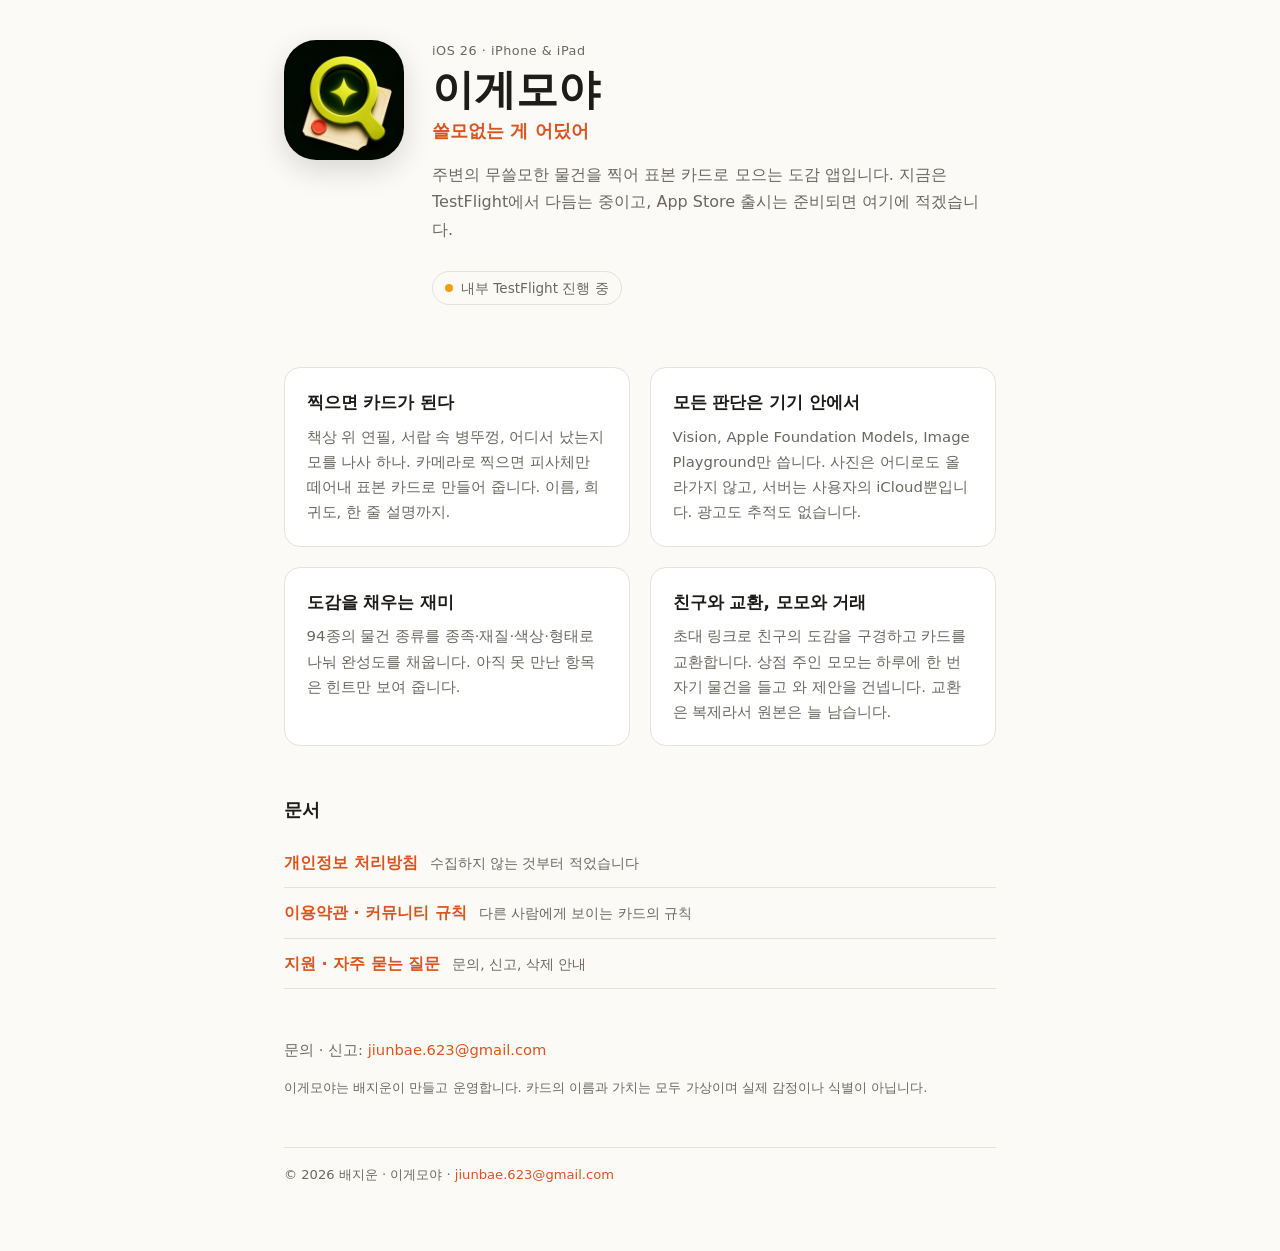
<file: index.html>
<!doctype html>
<html lang="ko">
<head>
<meta charset="utf-8">
<meta name="viewport" content="width=device-width, initial-scale=1">
<title>이게모야 — 쓸모없는 게 어딨어</title>
<meta name="description" content="주변의 무쓸모한 물건을 찍어 표본 카드로 모으는 iOS 도감 앱.">
<link rel="canonical" href="https://igemoya.jiun.dev/">
<link rel="icon" type="image/png" sizes="512x512" href="/icon.png">
<link rel="apple-touch-icon" href="/apple-touch-icon.png">
<meta property="og:title" content="이게모야 — 쓸모없는 게 어딨어">
<meta property="og:description" content="주변의 무쓸모한 물건을 찍어 표본 카드로 모으는 iOS 도감 앱.">
<meta property="og:image" content="https://igemoya.jiun.dev/icon.png">
<meta property="og:type" content="website">
<meta name="color-scheme" content="light dark">
<link rel="stylesheet" href="/style.css">
</head>
<body>
<div class="wrap">
<header class="hero">
<img src="/icon.png" alt="이게모야 앱 아이콘" width="120" height="120">
<div>
<p class="eyebrow">iOS 26 · iPhone &amp; iPad</p>
<h1 class="name">이게모야</h1>
<p class="tagline">쓸모없는 게 어딨어</p>
<p class="lede">주변의 무쓸모한 물건을 찍어 표본 카드로 모으는 도감 앱입니다. 지금은 TestFlight에서 다듬는 중이고, App Store 출시는 준비되면 여기에 적겠습니다.</p>
<p class="status"><span class="dot"></span>내부 TestFlight 진행 중</p>
</div>
</header>
<section class="features" aria-label="특징">
<article class="feature"><h2>찍으면 카드가 된다</h2><p>책상 위 연필, 서랍 속 병뚜껑, 어디서 났는지 모를 나사 하나. 카메라로 찍으면 피사체만 떼어내 표본 카드로 만들어 줍니다. 이름, 희귀도, 한 줄 설명까지.</p></article><article class="feature"><h2>모든 판단은 기기 안에서</h2><p>Vision, Apple Foundation Models, Image Playground만 씁니다. 사진은 어디로도 올라가지 않고, 서버는 사용자의 iCloud뿐입니다. 광고도 추적도 없습니다.</p></article><article class="feature"><h2>도감을 채우는 재미</h2><p>94종의 물건 종류를 종족·재질·색상·형태로 나눠 완성도를 채웁니다. 아직 못 만난 항목은 힌트만 보여 줍니다.</p></article><article class="feature"><h2>친구와 교환, 모모와 거래</h2><p>초대 링크로 친구의 도감을 구경하고 카드를 교환합니다. 상점 주인 모모는 하루에 한 번 자기 물건을 들고 와 제안을 건넵니다. 교환은 복제라서 원본은 늘 남습니다.</p></article>
</section>
<section class="docs" aria-label="문서">
<h2 class="section-title">문서</h2>
<ul>
<li><a href="/privacy/">개인정보 처리방침</a><span class="note">수집하지 않는 것부터 적었습니다</span></li><li><a href="/terms/">이용약관 · 커뮤니티 규칙</a><span class="note">다른 사람에게 보이는 카드의 규칙</span></li><li><a href="/support/">지원 · 자주 묻는 질문</a><span class="note">문의, 신고, 삭제 안내</span></li>
</ul>
</section>
<section class="contact">
<p>문의 · 신고: <a href="mailto:jiunbae.623@gmail.com">jiunbae.623@gmail.com</a></p>
<p class="fine">이게모야는 배지운이 만들고 운영합니다. 카드의 이름과 가치는 모두 가상이며 실제 감정이나 식별이 아닙니다.</p>
</section>
<footer class="site">© 2026 배지운 · 이게모야 · <a href="mailto:jiunbae.623@gmail.com">jiunbae.623@gmail.com</a></footer>
</div>
</body>
</html>
</file>
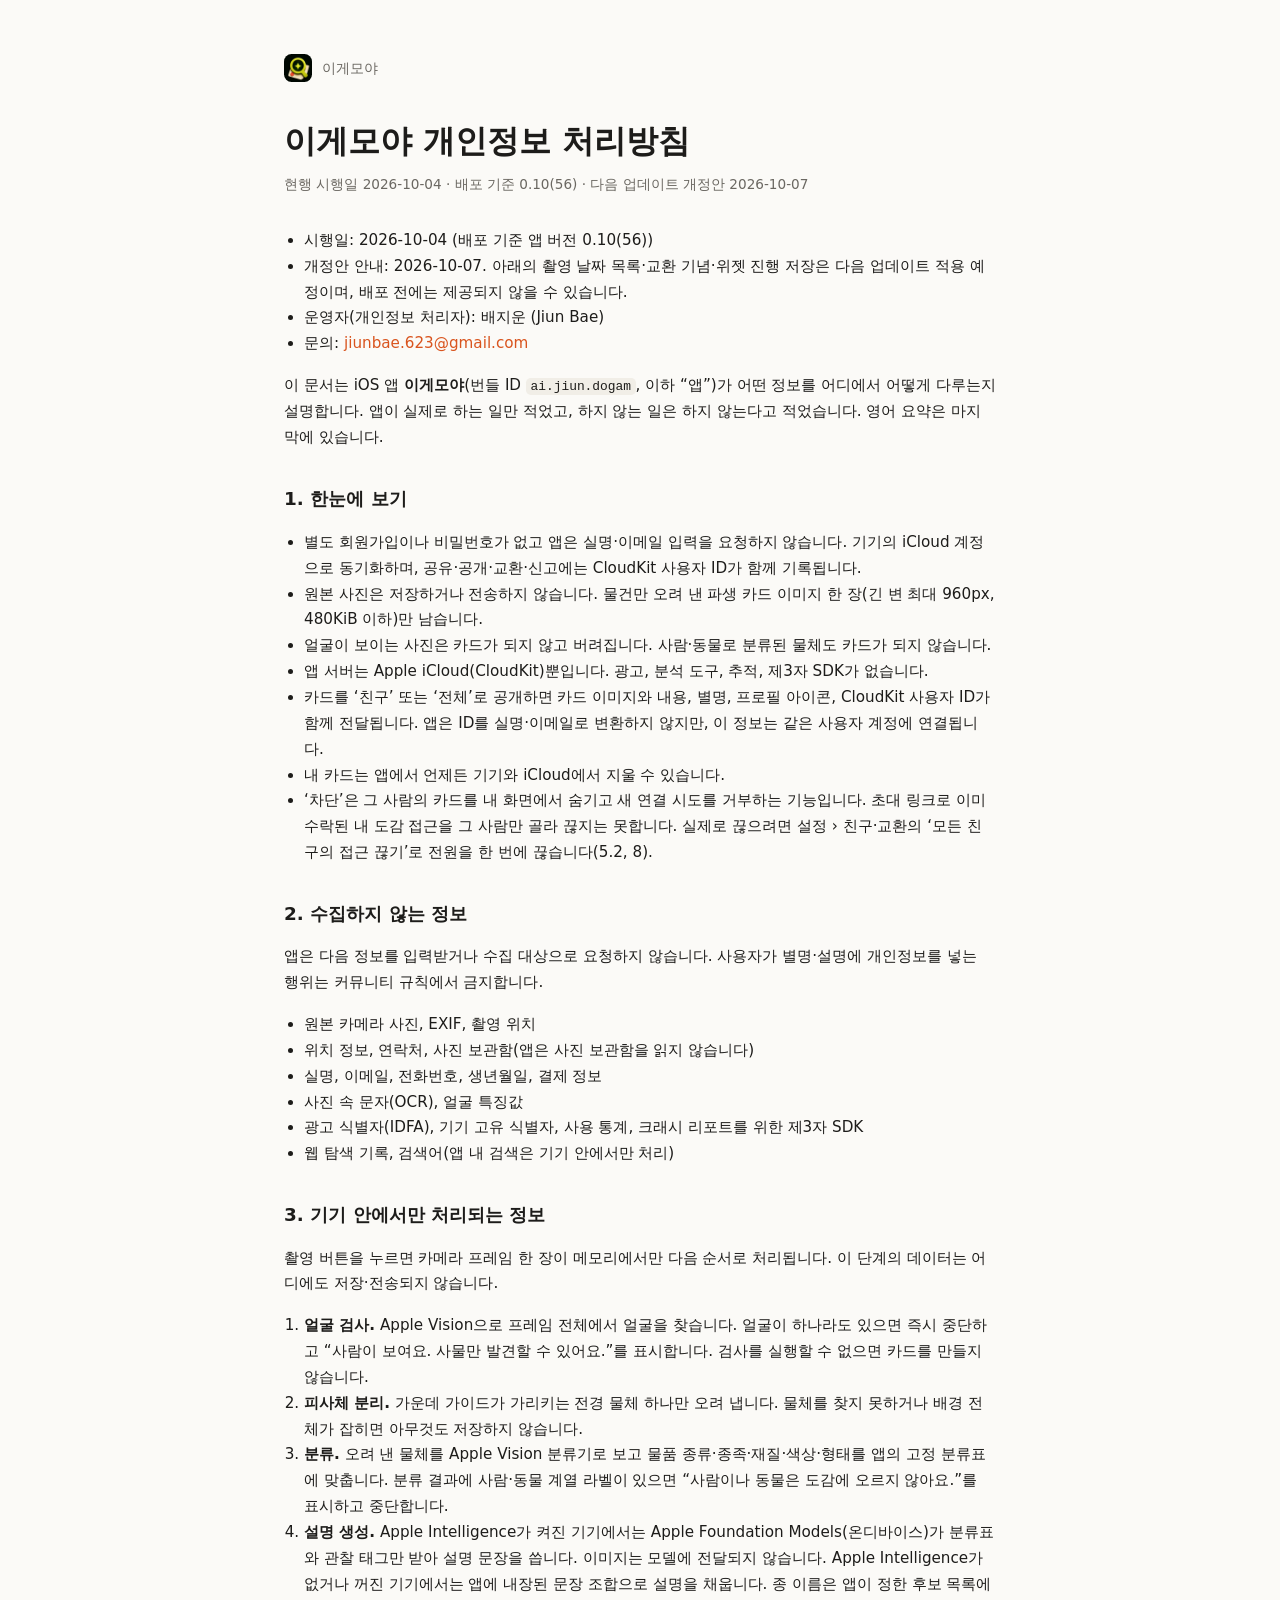
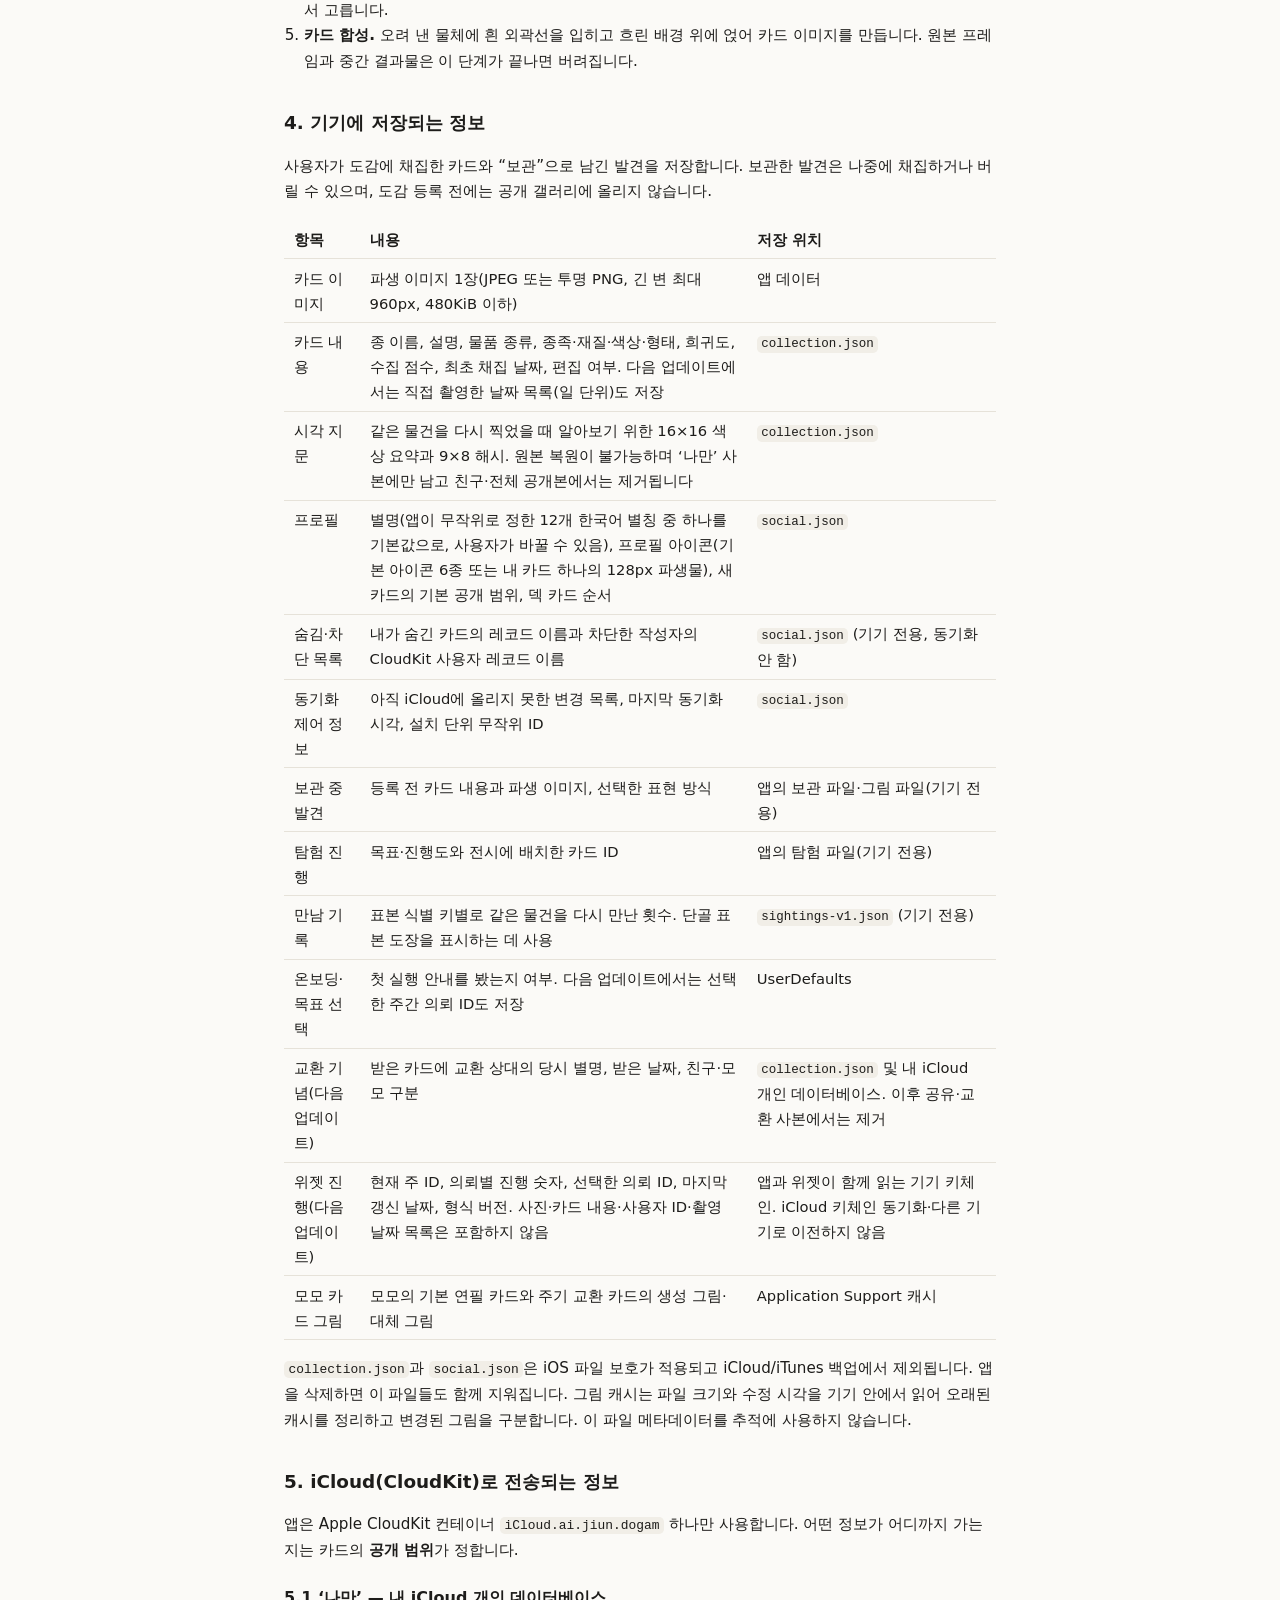
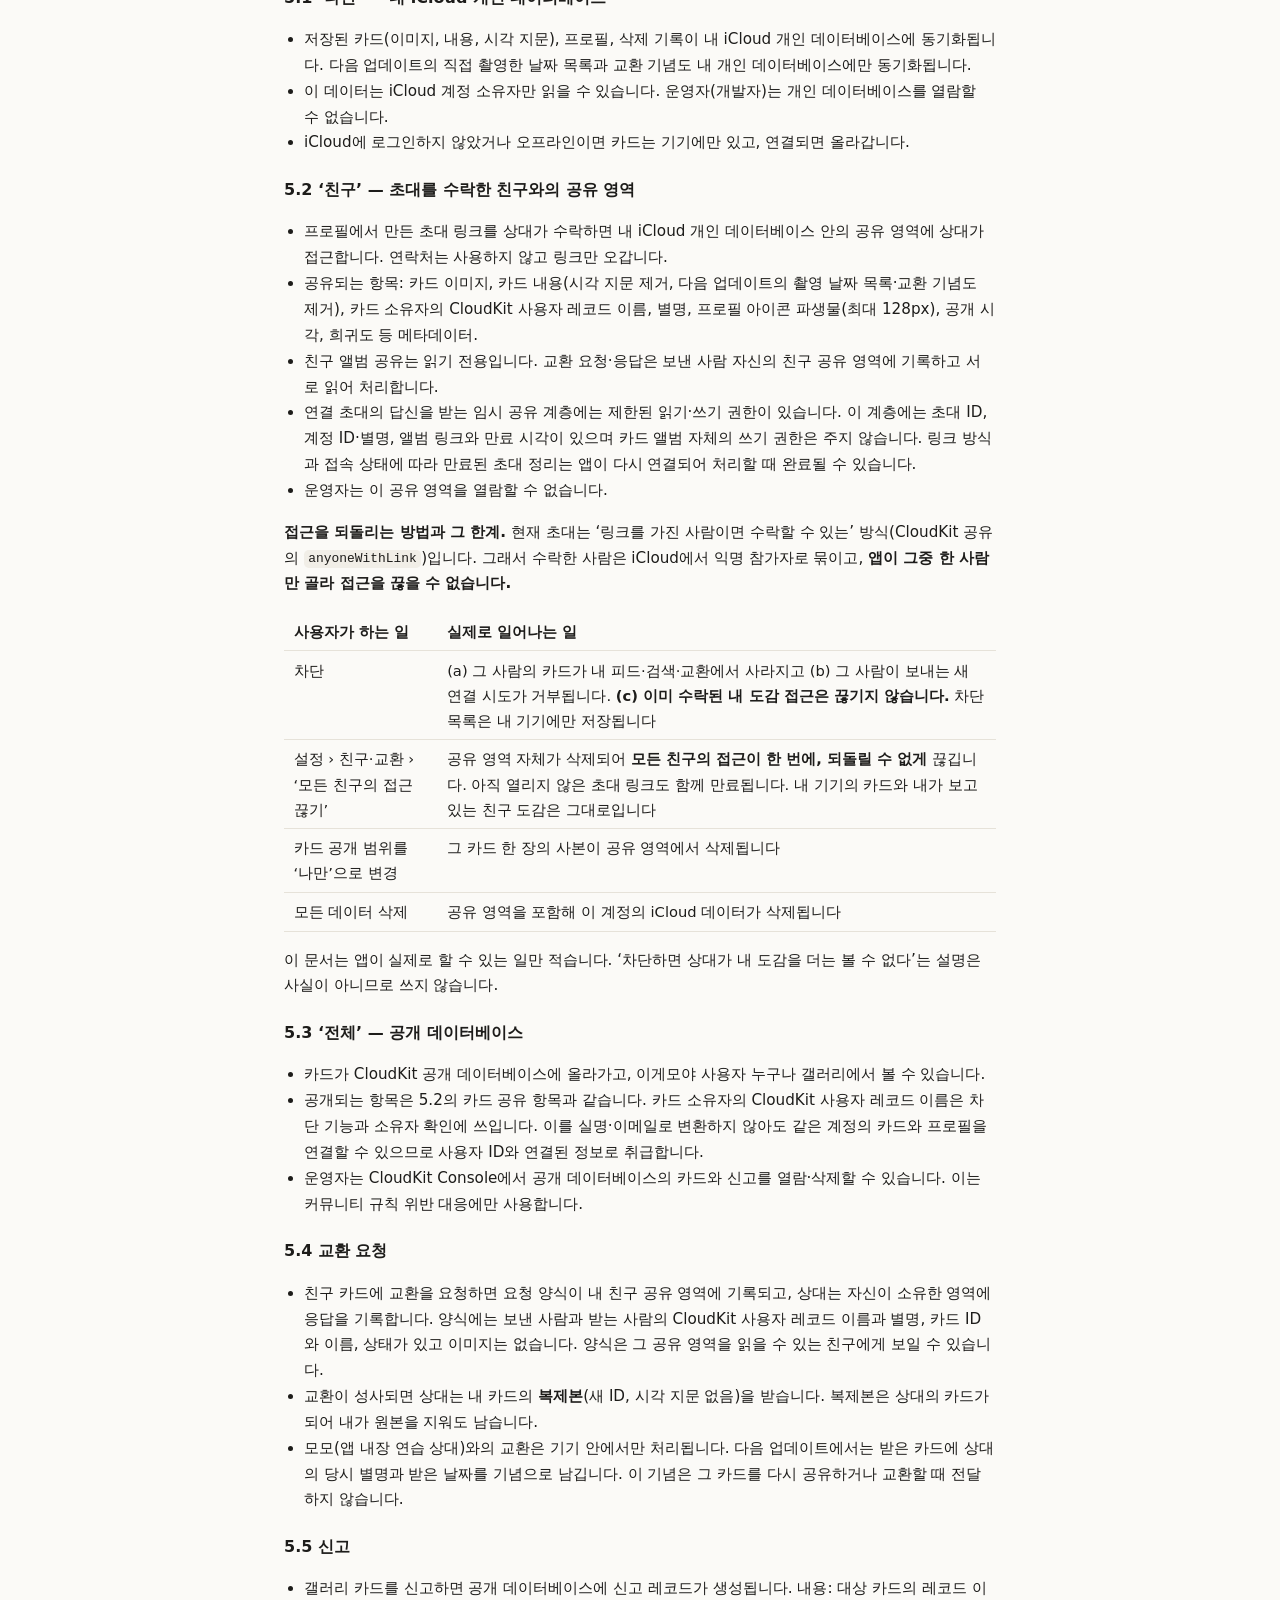
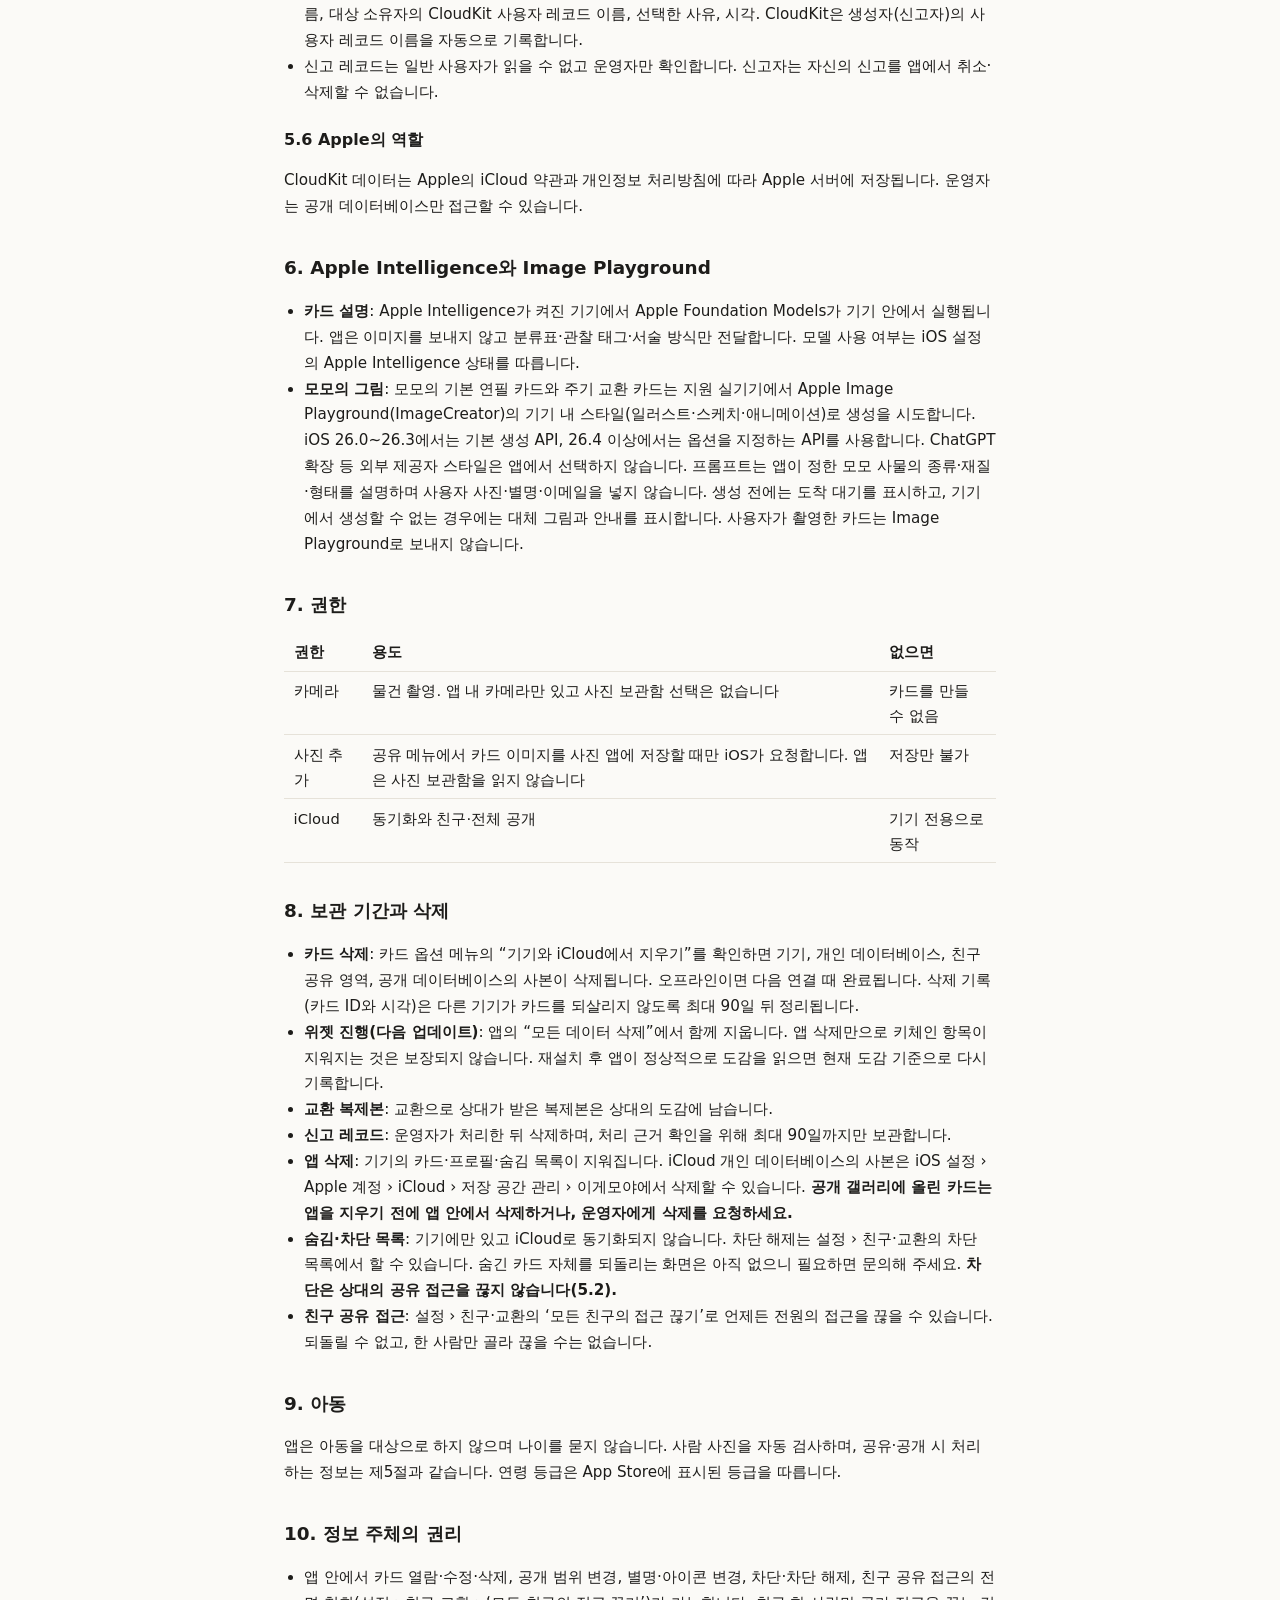
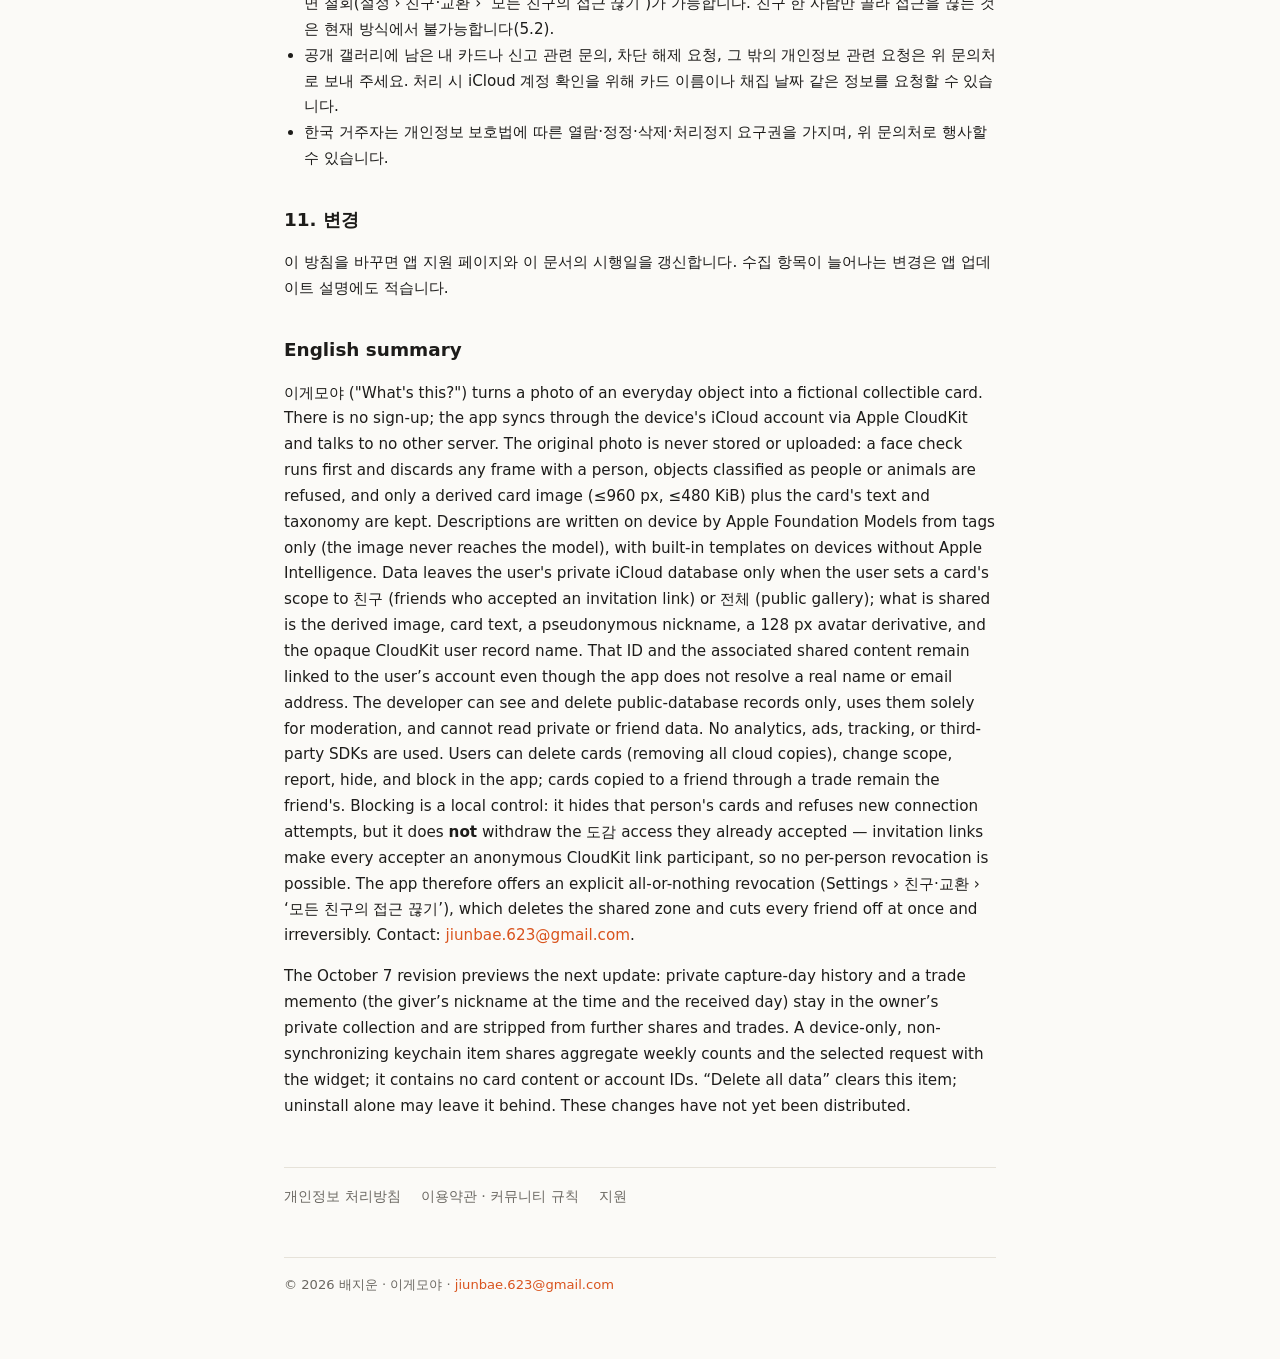
<file: privacy/index.html>
<!doctype html>
<html lang="ko">
<head>
<meta charset="utf-8">
<meta name="viewport" content="width=device-width, initial-scale=1">
<title>이게모야 개인정보 처리방침</title>
<meta name="description" content="iOS 앱 이게모야가 어떤 정보를 어디에서 어떻게 다루는지 설명합니다.">
<link rel="canonical" href="https://igemoya.jiun.dev/privacy/">
<link rel="icon" type="image/png" sizes="512x512" href="/icon.png">
<link rel="apple-touch-icon" href="/apple-touch-icon.png">
<meta property="og:title" content="이게모야 개인정보 처리방침">
<meta property="og:description" content="iOS 앱 이게모야가 어떤 정보를 어디에서 어떻게 다루는지 설명합니다.">
<meta property="og:image" content="https://igemoya.jiun.dev/icon.png">
<meta property="og:type" content="website">
<meta name="color-scheme" content="light dark">
<link rel="stylesheet" href="/style.css">
</head>
<body>
<div class="wrap">
<p class="top"><img src="/icon.png" alt=""><a href="/">이게모야</a></p>
<h1 class="title">이게모야 개인정보 처리방침</h1>
<p class="updated">현행 시행일 2026-10-04 · 배포 기준 0.10(56) · 다음 업데이트 개정안 2026-10-07</p>
<div class="content">
<ul>
<li>시행일: 2026-10-04 (배포 기준 앱 버전 0.10(56))</li>
<li>개정안 안내: 2026-10-07. 아래의 촬영 날짜 목록·교환 기념·위젯 진행 저장은 다음 업데이트 적용 예정이며, 배포 전에는 제공되지 않을 수 있습니다.</li>
<li>운영자(개인정보 처리자): 배지운 (Jiun Bae)</li>
<li>문의: <a href="mailto:jiunbae.623@gmail.com">jiunbae.623@gmail.com</a></li>
</ul>
<p>이 문서는 iOS 앱 <strong>이게모야</strong>(번들 ID <code>ai.jiun.dogam</code>, 이하 “앱”)가 어떤 정보를 어디에서 어떻게 다루는지 설명합니다. 앱이 실제로 하는 일만 적었고, 하지 않는 일은 하지 않는다고 적었습니다. 영어 요약은 마지막에 있습니다.</p>
<h2 id="1-한눈에-보기">1. 한눈에 보기</h2>
<ul>
<li>별도 회원가입이나 비밀번호가 없고 앱은 실명·이메일 입력을 요청하지 않습니다. 기기의 iCloud 계정으로 동기화하며, 공유·공개·교환·신고에는 CloudKit 사용자 ID가 함께 기록됩니다.</li>
<li>원본 사진은 저장하거나 전송하지 않습니다. 물건만 오려 낸 파생 카드 이미지 한 장(긴 변 최대 960px, 480KiB 이하)만 남습니다.</li>
<li>얼굴이 보이는 사진은 카드가 되지 않고 버려집니다. 사람·동물로 분류된 물체도 카드가 되지 않습니다.</li>
<li>앱 서버는 Apple iCloud(CloudKit)뿐입니다. 광고, 분석 도구, 추적, 제3자 SDK가 없습니다.</li>
<li>카드를 ‘친구’ 또는 ‘전체’로 공개하면 카드 이미지와 내용, 별명, 프로필 아이콘, CloudKit 사용자 ID가 함께 전달됩니다. 앱은 ID를 실명·이메일로 변환하지 않지만, 이 정보는 같은 사용자 계정에 연결됩니다.</li>
<li>내 카드는 앱에서 언제든 기기와 iCloud에서 지울 수 있습니다.</li>
<li>‘차단’은 그 사람의 카드를 내 화면에서 숨기고 새 연결 시도를 거부하는 기능입니다. 초대 링크로 이미 수락된 내 도감 접근을 그 사람만 골라 끊지는 못합니다. 실제로 끊으려면 설정 › 친구·교환의 ‘모든 친구의 접근 끊기’로 전원을 한 번에 끊습니다(5.2, 8).</li>
</ul>
<h2 id="2-수집하지-않는-정보">2. 수집하지 않는 정보</h2>
<p>앱은 다음 정보를 입력받거나 수집 대상으로 요청하지 않습니다. 사용자가 별명·설명에 개인정보를 넣는 행위는 커뮤니티 규칙에서 금지합니다.</p>
<ul>
<li>원본 카메라 사진, EXIF, 촬영 위치</li>
<li>위치 정보, 연락처, 사진 보관함(앱은 사진 보관함을 읽지 않습니다)</li>
<li>실명, 이메일, 전화번호, 생년월일, 결제 정보</li>
<li>사진 속 문자(OCR), 얼굴 특징값</li>
<li>광고 식별자(IDFA), 기기 고유 식별자, 사용 통계, 크래시 리포트를 위한 제3자 SDK</li>
<li>웹 탐색 기록, 검색어(앱 내 검색은 기기 안에서만 처리)</li>
</ul>
<h2 id="3-기기-안에서만-처리되는-정보">3. 기기 안에서만 처리되는 정보</h2>
<p>촬영 버튼을 누르면 카메라 프레임 한 장이 메모리에서만 다음 순서로 처리됩니다. 이 단계의 데이터는 어디에도 저장·전송되지 않습니다.</p>
<ol>
<li><strong>얼굴 검사.</strong> Apple Vision으로 프레임 전체에서 얼굴을 찾습니다. 얼굴이 하나라도 있으면 즉시 중단하고 “사람이 보여요. 사물만 발견할 수 있어요.”를 표시합니다. 검사를 실행할 수 없으면 카드를 만들지 않습니다.</li>
<li><strong>피사체 분리.</strong> 가운데 가이드가 가리키는 전경 물체 하나만 오려 냅니다. 물체를 찾지 못하거나 배경 전체가 잡히면 아무것도 저장하지 않습니다.</li>
<li><strong>분류.</strong> 오려 낸 물체를 Apple Vision 분류기로 보고 물품 종류·종족·재질·색상·형태를 앱의 고정 분류표에 맞춥니다. 분류 결과에 사람·동물 계열 라벨이 있으면 “사람이나 동물은 도감에 오르지 않아요.”를 표시하고 중단합니다.</li>
<li><strong>설명 생성.</strong> Apple Intelligence가 켜진 기기에서는 Apple Foundation Models(온디바이스)가 분류표와 관찰 태그만 받아 설명 문장을 씁니다. 이미지는 모델에 전달되지 않습니다. Apple Intelligence가 없거나 꺼진 기기에서는 앱에 내장된 문장 조합으로 설명을 채웁니다. 종 이름은 앱이 정한 후보 목록에서 고릅니다.</li>
<li><strong>카드 합성.</strong> 오려 낸 물체에 흰 외곽선을 입히고 흐린 배경 위에 얹어 카드 이미지를 만듭니다. 원본 프레임과 중간 결과물은 이 단계가 끝나면 버려집니다.</li>
</ol>
<h2 id="4-기기에-저장되는-정보">4. 기기에 저장되는 정보</h2>
<p>사용자가 도감에 채집한 카드와 “보관”으로 남긴 발견을 저장합니다. 보관한 발견은 나중에 채집하거나 버릴 수 있으며, 도감 등록 전에는 공개 갤러리에 올리지 않습니다.</p>
<table>
<thead>
<tr>
<th>항목</th>
<th>내용</th>
<th>저장 위치</th>
</tr>
</thead>
<tbody>
<tr>
<td>카드 이미지</td>
<td>파생 이미지 1장(JPEG 또는 투명 PNG, 긴 변 최대 960px, 480KiB 이하)</td>
<td>앱 데이터</td>
</tr>
<tr>
<td>카드 내용</td>
<td>종 이름, 설명, 물품 종류, 종족·재질·색상·형태, 희귀도, 수집 점수, 최초 채집 날짜, 편집 여부. 다음 업데이트에서는 직접 촬영한 날짜 목록(일 단위)도 저장</td>
<td><code>collection.json</code></td>
</tr>
<tr>
<td>시각 지문</td>
<td>같은 물건을 다시 찍었을 때 알아보기 위한 16×16 색상 요약과 9×8 해시. 원본 복원이 불가능하며 ‘나만’ 사본에만 남고 친구·전체 공개본에서는 제거됩니다</td>
<td><code>collection.json</code></td>
</tr>
<tr>
<td>프로필</td>
<td>별명(앱이 무작위로 정한 12개 한국어 별칭 중 하나를 기본값으로, 사용자가 바꿀 수 있음), 프로필 아이콘(기본 아이콘 6종 또는 내 카드 하나의 128px 파생물), 새 카드의 기본 공개 범위, 덱 카드 순서</td>
<td><code>social.json</code></td>
</tr>
<tr>
<td>숨김·차단 목록</td>
<td>내가 숨긴 카드의 레코드 이름과 차단한 작성자의 CloudKit 사용자 레코드 이름</td>
<td><code>social.json</code> (기기 전용, 동기화 안 함)</td>
</tr>
<tr>
<td>동기화 제어 정보</td>
<td>아직 iCloud에 올리지 못한 변경 목록, 마지막 동기화 시각, 설치 단위 무작위 ID</td>
<td><code>social.json</code></td>
</tr>
<tr>
<td>보관 중 발견</td>
<td>등록 전 카드 내용과 파생 이미지, 선택한 표현 방식</td>
<td>앱의 보관 파일·그림 파일(기기 전용)</td>
</tr>
<tr>
<td>탐험 진행</td>
<td>목표·진행도와 전시에 배치한 카드 ID</td>
<td>앱의 탐험 파일(기기 전용)</td>
</tr>
<tr>
<td>만남 기록</td>
<td>표본 식별 키별로 같은 물건을 다시 만난 횟수. 단골 표본 도장을 표시하는 데 사용</td>
<td><code>sightings-v1.json</code> (기기 전용)</td>
</tr>
<tr>
<td>온보딩·목표 선택</td>
<td>첫 실행 안내를 봤는지 여부. 다음 업데이트에서는 선택한 주간 의뢰 ID도 저장</td>
<td>UserDefaults</td>
</tr>
<tr>
<td>교환 기념(다음 업데이트)</td>
<td>받은 카드에 교환 상대의 당시 별명, 받은 날짜, 친구·모모 구분</td>
<td><code>collection.json</code> 및 내 iCloud 개인 데이터베이스. 이후 공유·교환 사본에서는 제거</td>
</tr>
<tr>
<td>위젯 진행(다음 업데이트)</td>
<td>현재 주 ID, 의뢰별 진행 숫자, 선택한 의뢰 ID, 마지막 갱신 날짜, 형식 버전. 사진·카드 내용·사용자 ID·촬영 날짜 목록은 포함하지 않음</td>
<td>앱과 위젯이 함께 읽는 기기 키체인. iCloud 키체인 동기화·다른 기기로 이전하지 않음</td>
</tr>
<tr>
<td>모모 카드 그림</td>
<td>모모의 기본 연필 카드와 주기 교환 카드의 생성 그림·대체 그림</td>
<td>Application Support 캐시</td>
</tr>
</tbody>
</table>
<p><code>collection.json</code>과 <code>social.json</code>은 iOS 파일 보호가 적용되고 iCloud/iTunes 백업에서 제외됩니다. 앱을 삭제하면 이 파일들도 함께 지워집니다. 그림 캐시는 파일 크기와 수정 시각을 기기 안에서 읽어 오래된 캐시를 정리하고 변경된 그림을 구분합니다. 이 파일 메타데이터를 추적에 사용하지 않습니다.</p>
<h2 id="5-icloudcloudkit로-전송되는-정보">5. iCloud(CloudKit)로 전송되는 정보</h2>
<p>앱은 Apple CloudKit 컨테이너 <code>iCloud.ai.jiun.dogam</code> 하나만 사용합니다. 어떤 정보가 어디까지 가는지는 카드의 <strong>공개 범위</strong>가 정합니다.</p>
<h3 id="51-나만--내-icloud-개인-데이터베이스">5.1 ‘나만’ — 내 iCloud 개인 데이터베이스</h3>
<ul>
<li>저장된 카드(이미지, 내용, 시각 지문), 프로필, 삭제 기록이 내 iCloud 개인 데이터베이스에 동기화됩니다. 다음 업데이트의 직접 촬영한 날짜 목록과 교환 기념도 내 개인 데이터베이스에만 동기화됩니다.</li>
<li>이 데이터는 iCloud 계정 소유자만 읽을 수 있습니다. 운영자(개발자)는 개인 데이터베이스를 열람할 수 없습니다.</li>
<li>iCloud에 로그인하지 않았거나 오프라인이면 카드는 기기에만 있고, 연결되면 올라갑니다.</li>
</ul>
<h3 id="52-친구--초대를-수락한-친구와의-공유-영역">5.2 ‘친구’ — 초대를 수락한 친구와의 공유 영역</h3>
<ul>
<li>프로필에서 만든 초대 링크를 상대가 수락하면 내 iCloud 개인 데이터베이스 안의 공유 영역에 상대가 접근합니다. 연락처는 사용하지 않고 링크만 오갑니다.</li>
<li>공유되는 항목: 카드 이미지, 카드 내용(시각 지문 제거, 다음 업데이트의 촬영 날짜 목록·교환 기념도 제거), 카드 소유자의 CloudKit 사용자 레코드 이름, 별명, 프로필 아이콘 파생물(최대 128px), 공개 시각, 희귀도 등 메타데이터.</li>
<li>친구 앨범 공유는 읽기 전용입니다. 교환 요청·응답은 보낸 사람 자신의 친구 공유 영역에 기록하고 서로 읽어 처리합니다.</li>
<li>연결 초대의 답신을 받는 임시 공유 계층에는 제한된 읽기·쓰기 권한이 있습니다. 이 계층에는 초대 ID, 계정 ID·별명, 앨범 링크와 만료 시각이 있으며 카드 앨범 자체의 쓰기 권한은 주지 않습니다. 링크 방식과 접속 상태에 따라 만료된 초대 정리는 앱이 다시 연결되어 처리할 때 완료될 수 있습니다.</li>
<li>운영자는 이 공유 영역을 열람할 수 없습니다.</li>
</ul>
<p><strong>접근을 되돌리는 방법과 그 한계.</strong> 현재 초대는 ‘링크를 가진 사람이면 수락할 수 있는’ 방식(CloudKit 공유의 <code>anyoneWithLink</code>)입니다. 그래서 수락한 사람은 iCloud에서 익명 참가자로 묶이고, <strong>앱이 그중 한 사람만 골라 접근을 끊을 수 없습니다.</strong></p>
<table>
<thead>
<tr>
<th>사용자가 하는 일</th>
<th>실제로 일어나는 일</th>
</tr>
</thead>
<tbody>
<tr>
<td>차단</td>
<td>(a) 그 사람의 카드가 내 피드·검색·교환에서 사라지고 (b) 그 사람이 보내는 새 연결 시도가 거부됩니다. <strong>(c) 이미 수락된 내 도감 접근은 끊기지 않습니다.</strong> 차단 목록은 내 기기에만 저장됩니다</td>
</tr>
<tr>
<td>설정 › 친구·교환 › ‘모든 친구의 접근 끊기’</td>
<td>공유 영역 자체가 삭제되어 <strong>모든 친구의 접근이 한 번에, 되돌릴 수 없게</strong> 끊깁니다. 아직 열리지 않은 초대 링크도 함께 만료됩니다. 내 기기의 카드와 내가 보고 있는 친구 도감은 그대로입니다</td>
</tr>
<tr>
<td>카드 공개 범위를 ‘나만’으로 변경</td>
<td>그 카드 한 장의 사본이 공유 영역에서 삭제됩니다</td>
</tr>
<tr>
<td>모든 데이터 삭제</td>
<td>공유 영역을 포함해 이 계정의 iCloud 데이터가 삭제됩니다</td>
</tr>
</tbody>
</table>
<p>이 문서는 앱이 실제로 할 수 있는 일만 적습니다. ‘차단하면 상대가 내 도감을 더는 볼 수 없다’는 설명은 사실이 아니므로 쓰지 않습니다.</p>
<h3 id="53-전체--공개-데이터베이스">5.3 ‘전체’ — 공개 데이터베이스</h3>
<ul>
<li>카드가 CloudKit 공개 데이터베이스에 올라가고, 이게모야 사용자 누구나 갤러리에서 볼 수 있습니다.</li>
<li>공개되는 항목은 5.2의 카드 공유 항목과 같습니다. 카드 소유자의 CloudKit 사용자 레코드 이름은 차단 기능과 소유자 확인에 쓰입니다. 이를 실명·이메일로 변환하지 않아도 같은 계정의 카드와 프로필을 연결할 수 있으므로 사용자 ID와 연결된 정보로 취급합니다.</li>
<li>운영자는 CloudKit Console에서 공개 데이터베이스의 카드와 신고를 열람·삭제할 수 있습니다. 이는 커뮤니티 규칙 위반 대응에만 사용합니다.</li>
</ul>
<h3 id="54-교환-요청">5.4 교환 요청</h3>
<ul>
<li>친구 카드에 교환을 요청하면 요청 양식이 내 친구 공유 영역에 기록되고, 상대는 자신이 소유한 영역에 응답을 기록합니다. 양식에는 보낸 사람과 받는 사람의 CloudKit 사용자 레코드 이름과 별명, 카드 ID와 이름, 상태가 있고 이미지는 없습니다. 양식은 그 공유 영역을 읽을 수 있는 친구에게 보일 수 있습니다.</li>
<li>교환이 성사되면 상대는 내 카드의 <strong>복제본</strong>(새 ID, 시각 지문 없음)을 받습니다. 복제본은 상대의 카드가 되어 내가 원본을 지워도 남습니다.</li>
<li>모모(앱 내장 연습 상대)와의 교환은 기기 안에서만 처리됩니다. 다음 업데이트에서는 받은 카드에 상대의 당시 별명과 받은 날짜를 기념으로 남깁니다. 이 기념은 그 카드를 다시 공유하거나 교환할 때 전달하지 않습니다.</li>
</ul>
<h3 id="55-신고">5.5 신고</h3>
<ul>
<li>갤러리 카드를 신고하면 공개 데이터베이스에 신고 레코드가 생성됩니다. 내용: 대상 카드의 레코드 이름, 대상 소유자의 CloudKit 사용자 레코드 이름, 선택한 사유, 시각. CloudKit은 생성자(신고자)의 사용자 레코드 이름을 자동으로 기록합니다.</li>
<li>신고 레코드는 일반 사용자가 읽을 수 없고 운영자만 확인합니다. 신고자는 자신의 신고를 앱에서 취소·삭제할 수 없습니다.</li>
</ul>
<h3 id="56-apple의-역할">5.6 Apple의 역할</h3>
<p>CloudKit 데이터는 Apple의 iCloud 약관과 개인정보 처리방침에 따라 Apple 서버에 저장됩니다. 운영자는 공개 데이터베이스만 접근할 수 있습니다.</p>
<h2 id="6-apple-intelligence와-image-playground">6. Apple Intelligence와 Image Playground</h2>
<ul>
<li><strong>카드 설명</strong>: Apple Intelligence가 켜진 기기에서 Apple Foundation Models가 기기 안에서 실행됩니다. 앱은 이미지를 보내지 않고 분류표·관찰 태그·서술 방식만 전달합니다. 모델 사용 여부는 iOS 설정의 Apple Intelligence 상태를 따릅니다.</li>
<li><strong>모모의 그림</strong>: 모모의 기본 연필 카드와 주기 교환 카드는 지원 실기기에서 Apple Image Playground(ImageCreator)의 기기 내 스타일(일러스트·스케치·애니메이션)로 생성을 시도합니다. iOS 26.0~26.3에서는 기본 생성 API, 26.4 이상에서는 옵션을 지정하는 API를 사용합니다. ChatGPT 확장 등 외부 제공자 스타일은 앱에서 선택하지 않습니다. 프롬프트는 앱이 정한 모모 사물의 종류·재질·형태를 설명하며 사용자 사진·별명·이메일을 넣지 않습니다. 생성 전에는 도착 대기를 표시하고, 기기에서 생성할 수 없는 경우에는 대체 그림과 안내를 표시합니다. 사용자가 촬영한 카드는 Image Playground로 보내지 않습니다.</li>
</ul>
<h2 id="7-권한">7. 권한</h2>
<table>
<thead>
<tr>
<th>권한</th>
<th>용도</th>
<th>없으면</th>
</tr>
</thead>
<tbody>
<tr>
<td>카메라</td>
<td>물건 촬영. 앱 내 카메라만 있고 사진 보관함 선택은 없습니다</td>
<td>카드를 만들 수 없음</td>
</tr>
<tr>
<td>사진 추가</td>
<td>공유 메뉴에서 카드 이미지를 사진 앱에 저장할 때만 iOS가 요청합니다. 앱은 사진 보관함을 읽지 않습니다</td>
<td>저장만 불가</td>
</tr>
<tr>
<td>iCloud</td>
<td>동기화와 친구·전체 공개</td>
<td>기기 전용으로 동작</td>
</tr>
</tbody>
</table>
<h2 id="8-보관-기간과-삭제">8. 보관 기간과 삭제</h2>
<ul>
<li><strong>카드 삭제</strong>: 카드 옵션 메뉴의 “기기와 iCloud에서 지우기”를 확인하면 기기, 개인 데이터베이스, 친구 공유 영역, 공개 데이터베이스의 사본이 삭제됩니다. 오프라인이면 다음 연결 때 완료됩니다. 삭제 기록(카드 ID와 시각)은 다른 기기가 카드를 되살리지 않도록 최대 90일 뒤 정리됩니다.</li>
<li><strong>위젯 진행(다음 업데이트)</strong>: 앱의 “모든 데이터 삭제”에서 함께 지웁니다. 앱 삭제만으로 키체인 항목이 지워지는 것은 보장되지 않습니다. 재설치 후 앱이 정상적으로 도감을 읽으면 현재 도감 기준으로 다시 기록합니다.</li>
<li><strong>교환 복제본</strong>: 교환으로 상대가 받은 복제본은 상대의 도감에 남습니다.</li>
<li><strong>신고 레코드</strong>: 운영자가 처리한 뒤 삭제하며, 처리 근거 확인을 위해 최대 90일까지만 보관합니다.</li>
<li><strong>앱 삭제</strong>: 기기의 카드·프로필·숨김 목록이 지워집니다. iCloud 개인 데이터베이스의 사본은 iOS 설정 › Apple 계정 › iCloud › 저장 공간 관리 › 이게모야에서 삭제할 수 있습니다. <strong>공개 갤러리에 올린 카드는 앱을 지우기 전에 앱 안에서 삭제하거나, 운영자에게 삭제를 요청하세요.</strong></li>
<li><strong>숨김·차단 목록</strong>: 기기에만 있고 iCloud로 동기화되지 않습니다. 차단 해제는 설정 › 친구·교환의 차단 목록에서 할 수 있습니다. 숨긴 카드 자체를 되돌리는 화면은 아직 없으니 필요하면 문의해 주세요. <strong>차단은 상대의 공유 접근을 끊지 않습니다(5.2).</strong></li>
<li><strong>친구 공유 접근</strong>: 설정 › 친구·교환의 ‘모든 친구의 접근 끊기’로 언제든 전원의 접근을 끊을 수 있습니다. 되돌릴 수 없고, 한 사람만 골라 끊을 수는 없습니다.</li>
</ul>
<h2 id="9-아동">9. 아동</h2>
<p>앱은 아동을 대상으로 하지 않으며 나이를 묻지 않습니다. 사람 사진을 자동 검사하며, 공유·공개 시 처리하는 정보는 제5절과 같습니다. 연령 등급은 App Store에 표시된 등급을 따릅니다.</p>
<h2 id="10-정보-주체의-권리">10. 정보 주체의 권리</h2>
<ul>
<li>앱 안에서 카드 열람·수정·삭제, 공개 범위 변경, 별명·아이콘 변경, 차단·차단 해제, 친구 공유 접근의 전면 철회(설정 › 친구·교환 › ‘모든 친구의 접근 끊기’)가 가능합니다. 친구 한 사람만 골라 접근을 끊는 것은 현재 방식에서 불가능합니다(5.2).</li>
<li>공개 갤러리에 남은 내 카드나 신고 관련 문의, 차단 해제 요청, 그 밖의 개인정보 관련 요청은 위 문의처로 보내 주세요. 처리 시 iCloud 계정 확인을 위해 카드 이름이나 채집 날짜 같은 정보를 요청할 수 있습니다.</li>
<li>한국 거주자는 개인정보 보호법에 따른 열람·정정·삭제·처리정지 요구권을 가지며, 위 문의처로 행사할 수 있습니다.</li>
</ul>
<h2 id="11-변경">11. 변경</h2>
<p>이 방침을 바꾸면 앱 지원 페이지와 이 문서의 시행일을 갱신합니다. 수집 항목이 늘어나는 변경은 앱 업데이트 설명에도 적습니다.</p>
<h2 id="english-summary">English summary</h2>
<p>이게모야 ("What's this?") turns a photo of an everyday object into a fictional collectible card. There is no sign-up; the app syncs through the device's iCloud account via Apple CloudKit and talks to no other server. The original photo is never stored or uploaded: a face check runs first and discards any frame with a person, objects classified as people or animals are refused, and only a derived card image (≤960 px, ≤480 KiB) plus the card's text and taxonomy are kept. Descriptions are written on device by Apple Foundation Models from tags only (the image never reaches the model), with built-in templates on devices without Apple Intelligence. Data leaves the user's private iCloud database only when the user sets a card's scope to 친구 (friends who accepted an invitation link) or 전체 (public gallery); what is shared is the derived image, card text, a pseudonymous nickname, a 128 px avatar derivative, and the opaque CloudKit user record name. That ID and the associated shared content remain linked to the user’s account even though the app does not resolve a real name or email address. The developer can see and delete public-database records only, uses them solely for moderation, and cannot read private or friend data. No analytics, ads, tracking, or third-party SDKs are used. Users can delete cards (removing all cloud copies), change scope, report, hide, and block in the app; cards copied to a friend through a trade remain the friend's. Blocking is a local control: it hides that person's cards and refuses new connection attempts, but it does <strong>not</strong> withdraw the 도감 access they already accepted — invitation links make every accepter an anonymous CloudKit link participant, so no per-person revocation is possible. The app therefore offers an explicit all-or-nothing revocation (Settings › 친구·교환 › ‘모든 친구의 접근 끊기’), which deletes the shared zone and cuts every friend off at once and irreversibly. Contact: <a href="mailto:jiunbae.623@gmail.com">jiunbae.623@gmail.com</a>.</p>
<p>The October 7 revision previews the next update: private capture-day history and a trade memento (the giver’s nickname at the time and the received day) stay in the owner’s private collection and are stripped from further shares and trades. A device-only, non-synchronizing keychain item shares aggregate weekly counts and the selected request with the widget; it contains no card content or account IDs. “Delete all data” clears this item; uninstall alone may leave it behind. These changes have not yet been distributed.</p>
</div>
<nav class="related" aria-label="관련 문서"><a href="/privacy/">개인정보 처리방침</a><a href="/terms/">이용약관 · 커뮤니티 규칙</a><a href="/support/">지원</a></nav>
<footer class="site">© 2026 배지운 · 이게모야 · <a href="mailto:jiunbae.623@gmail.com">jiunbae.623@gmail.com</a></footer>
</div>
</body>
</html>
</file>
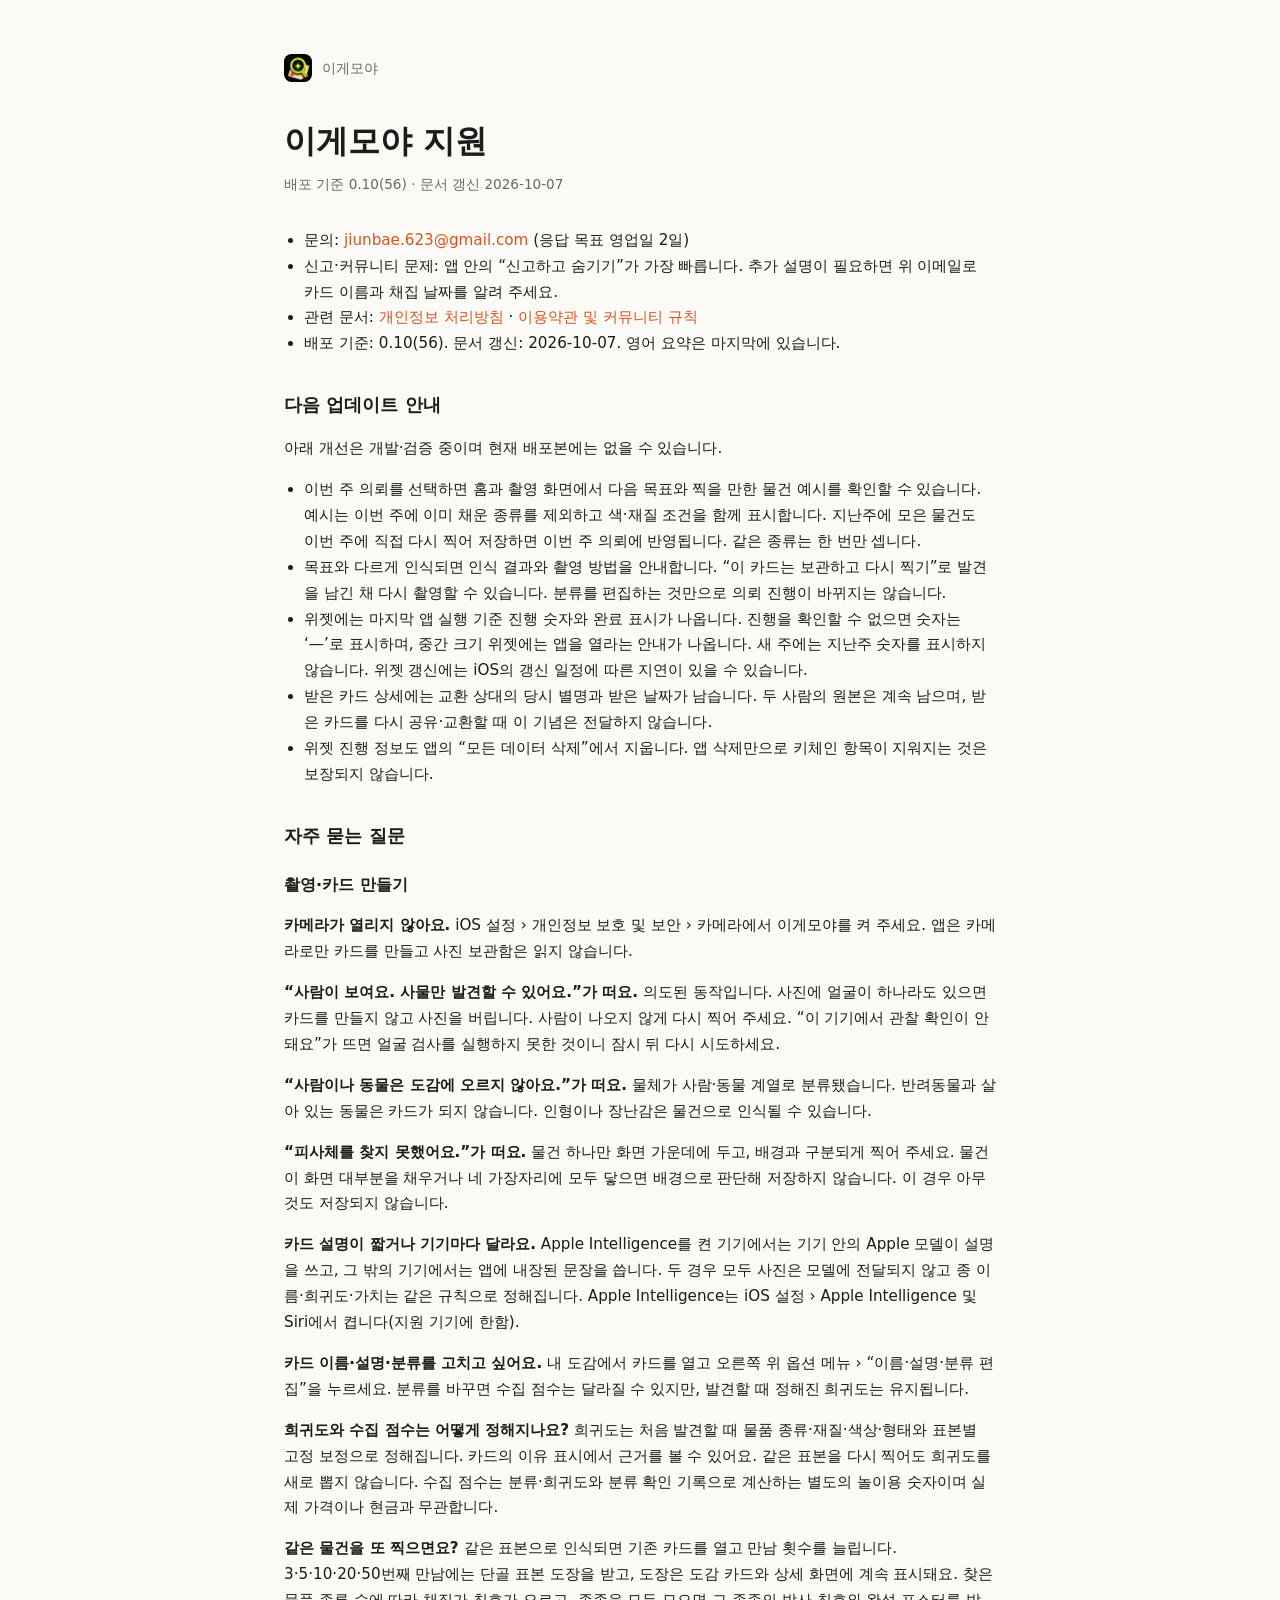
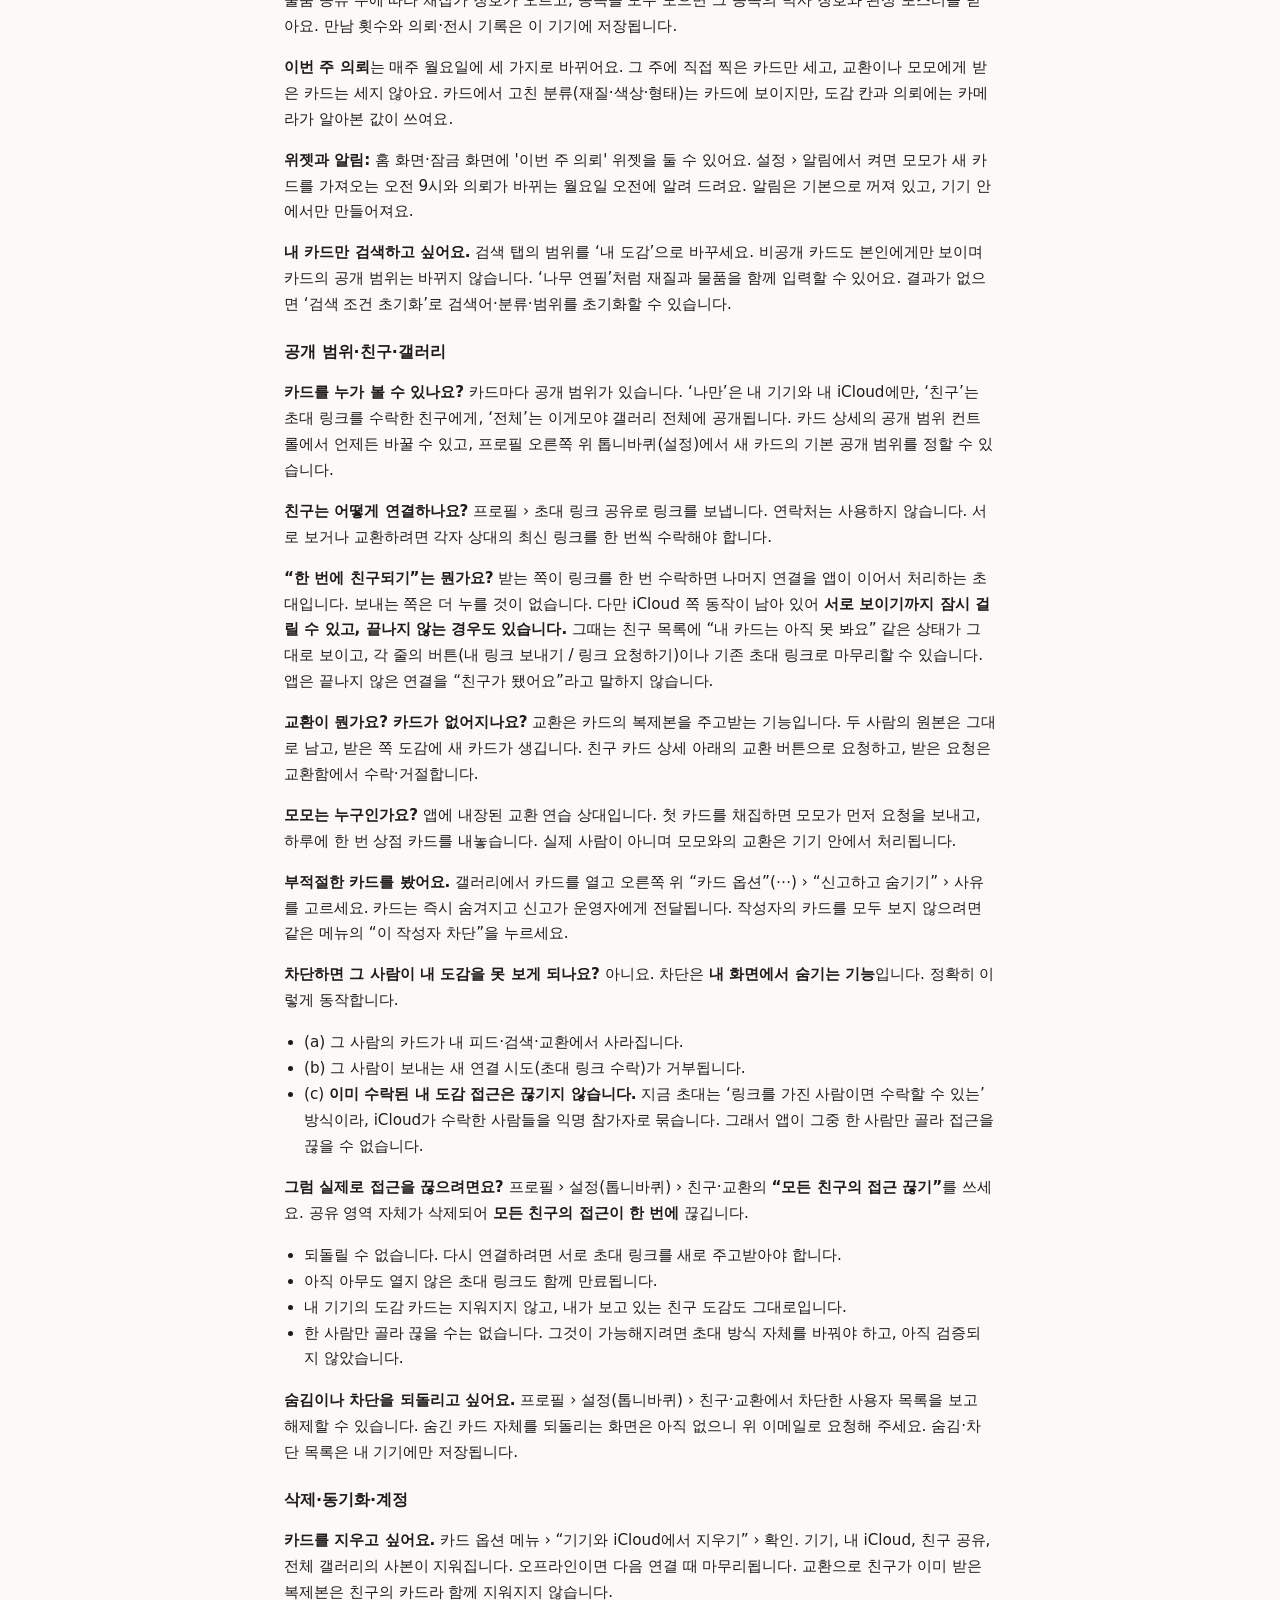
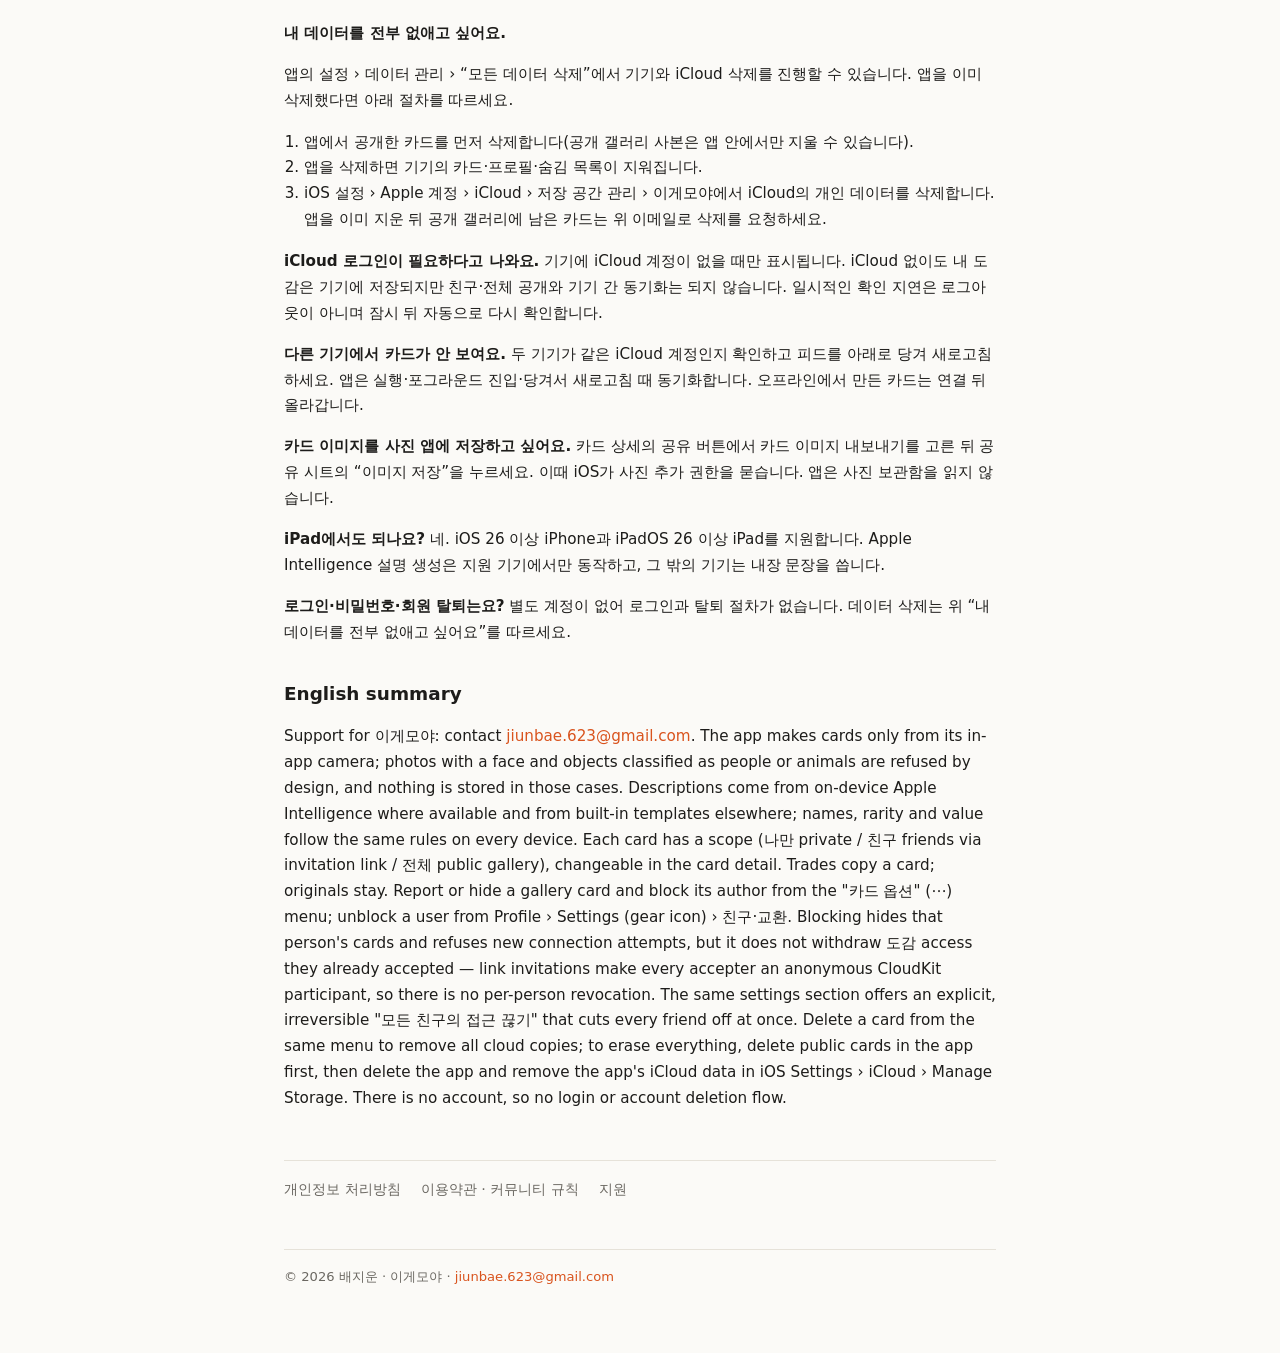
<file: support/index.html>
<!doctype html>
<html lang="ko">
<head>
<meta charset="utf-8">
<meta name="viewport" content="width=device-width, initial-scale=1">
<title>이게모야 지원</title>
<meta name="description" content="이게모야 문의, 자주 묻는 질문, 신고와 삭제 안내입니다.">
<link rel="canonical" href="https://igemoya.jiun.dev/support/">
<link rel="icon" type="image/png" sizes="512x512" href="/icon.png">
<link rel="apple-touch-icon" href="/apple-touch-icon.png">
<meta property="og:title" content="이게모야 지원">
<meta property="og:description" content="이게모야 문의, 자주 묻는 질문, 신고와 삭제 안내입니다.">
<meta property="og:image" content="https://igemoya.jiun.dev/icon.png">
<meta property="og:type" content="website">
<meta name="color-scheme" content="light dark">
<link rel="stylesheet" href="/style.css">
</head>
<body>
<div class="wrap">
<p class="top"><img src="/icon.png" alt=""><a href="/">이게모야</a></p>
<h1 class="title">이게모야 지원</h1>
<p class="updated">배포 기준 0.10(56) · 문서 갱신 2026-10-07</p>
<div class="content">
<ul>
<li>문의: <a href="mailto:jiunbae.623@gmail.com">jiunbae.623@gmail.com</a> (응답 목표 영업일 2일)</li>
<li>신고·커뮤니티 문제: 앱 안의 “신고하고 숨기기”가 가장 빠릅니다. 추가 설명이 필요하면 위 이메일로 카드 이름과 채집 날짜를 알려 주세요.</li>
<li>관련 문서: <a href="/privacy/">개인정보 처리방침</a> · <a href="/terms/">이용약관 및 커뮤니티 규칙</a></li>
<li>배포 기준: 0.10(56). 문서 갱신: 2026-10-07. 영어 요약은 마지막에 있습니다.</li>
</ul>
<h2 id="다음-업데이트-안내">다음 업데이트 안내</h2>
<p>아래 개선은 개발·검증 중이며 현재 배포본에는 없을 수 있습니다.</p>
<ul>
<li>이번 주 의뢰를 선택하면 홈과 촬영 화면에서 다음 목표와 찍을 만한 물건 예시를 확인할 수 있습니다. 예시는 이번 주에 이미 채운 종류를 제외하고 색·재질 조건을 함께 표시합니다. 지난주에 모은 물건도 이번 주에 직접 다시 찍어 저장하면 이번 주 의뢰에 반영됩니다. 같은 종류는 한 번만 셉니다.</li>
<li>목표와 다르게 인식되면 인식 결과와 촬영 방법을 안내합니다. “이 카드는 보관하고 다시 찍기”로 발견을 남긴 채 다시 촬영할 수 있습니다. 분류를 편집하는 것만으로 의뢰 진행이 바뀌지는 않습니다.</li>
<li>위젯에는 마지막 앱 실행 기준 진행 숫자와 완료 표시가 나옵니다. 진행을 확인할 수 없으면 숫자는 ‘—’로 표시하며, 중간 크기 위젯에는 앱을 열라는 안내가 나옵니다. 새 주에는 지난주 숫자를 표시하지 않습니다. 위젯 갱신에는 iOS의 갱신 일정에 따른 지연이 있을 수 있습니다.</li>
<li>받은 카드 상세에는 교환 상대의 당시 별명과 받은 날짜가 남습니다. 두 사람의 원본은 계속 남으며, 받은 카드를 다시 공유·교환할 때 이 기념은 전달하지 않습니다.</li>
<li>위젯 진행 정보도 앱의 “모든 데이터 삭제”에서 지웁니다. 앱 삭제만으로 키체인 항목이 지워지는 것은 보장되지 않습니다.</li>
</ul>
<h2 id="자주-묻는-질문">자주 묻는 질문</h2>
<h3 id="촬영카드-만들기">촬영·카드 만들기</h3>
<p><strong>카메라가 열리지 않아요.</strong> iOS 설정 › 개인정보 보호 및 보안 › 카메라에서 이게모야를 켜 주세요. 앱은 카메라로만 카드를 만들고 사진 보관함은 읽지 않습니다.</p>
<p><strong>“사람이 보여요. 사물만 발견할 수 있어요.”가 떠요.</strong> 의도된 동작입니다. 사진에 얼굴이 하나라도 있으면 카드를 만들지 않고 사진을 버립니다. 사람이 나오지 않게 다시 찍어 주세요. “이 기기에서 관찰 확인이 안 돼요”가 뜨면 얼굴 검사를 실행하지 못한 것이니 잠시 뒤 다시 시도하세요.</p>
<p><strong>“사람이나 동물은 도감에 오르지 않아요.”가 떠요.</strong> 물체가 사람·동물 계열로 분류됐습니다. 반려동물과 살아 있는 동물은 카드가 되지 않습니다. 인형이나 장난감은 물건으로 인식될 수 있습니다.</p>
<p><strong>“피사체를 찾지 못했어요.”가 떠요.</strong> 물건 하나만 화면 가운데에 두고, 배경과 구분되게 찍어 주세요. 물건이 화면 대부분을 채우거나 네 가장자리에 모두 닿으면 배경으로 판단해 저장하지 않습니다. 이 경우 아무것도 저장되지 않습니다.</p>
<p><strong>카드 설명이 짧거나 기기마다 달라요.</strong> Apple Intelligence를 켠 기기에서는 기기 안의 Apple 모델이 설명을 쓰고, 그 밖의 기기에서는 앱에 내장된 문장을 씁니다. 두 경우 모두 사진은 모델에 전달되지 않고 종 이름·희귀도·가치는 같은 규칙으로 정해집니다. Apple Intelligence는 iOS 설정 › Apple Intelligence 및 Siri에서 켭니다(지원 기기에 한함).</p>
<p><strong>카드 이름·설명·분류를 고치고 싶어요.</strong> 내 도감에서 카드를 열고 오른쪽 위 옵션 메뉴 › “이름·설명·분류 편집”을 누르세요. 분류를 바꾸면 수집 점수는 달라질 수 있지만, 발견할 때 정해진 희귀도는 유지됩니다.</p>
<p><strong>희귀도와 수집 점수는 어떻게 정해지나요?</strong> 희귀도는 처음 발견할 때 물품 종류·재질·색상·형태와 표본별 고정 보정으로 정해집니다. 카드의 이유 표시에서 근거를 볼 수 있어요. 같은 표본을 다시 찍어도 희귀도를 새로 뽑지 않습니다. 수집 점수는 분류·희귀도와 분류 확인 기록으로 계산하는 별도의 놀이용 숫자이며 실제 가격이나 현금과 무관합니다.</p>
<p><strong>같은 물건을 또 찍으면요?</strong> 같은 표본으로 인식되면 기존 카드를 열고 만남 횟수를 늘립니다. 3·5·10·20·50번째 만남에는 단골 표본 도장을 받고, 도장은 도감 카드와 상세 화면에 계속 표시돼요. 찾은 물품 종류 수에 따라 채집가 칭호가 오르고, 종족을 모두 모으면 그 종족의 박사 칭호와 완성 포스터를 받아요. 만남 횟수와 의뢰·전시 기록은 이 기기에 저장됩니다.</p>
<p><strong>이번 주 의뢰</strong>는 매주 월요일에 세 가지로 바뀌어요. 그 주에 직접 찍은 카드만 세고, 교환이나 모모에게 받은 카드는 세지 않아요. 카드에서 고친 분류(재질·색상·형태)는 카드에 보이지만, 도감 칸과 의뢰에는 카메라가 알아본 값이 쓰여요.</p>
<p><strong>위젯과 알림:</strong> 홈 화면·잠금 화면에 '이번 주 의뢰' 위젯을 둘 수 있어요. 설정 › 알림에서 켜면 모모가 새 카드를 가져오는 오전 9시와 의뢰가 바뀌는 월요일 오전에 알려 드려요. 알림은 기본으로 꺼져 있고, 기기 안에서만 만들어져요.</p>
<p><strong>내 카드만 검색하고 싶어요.</strong> 검색 탭의 범위를 ‘내 도감’으로 바꾸세요. 비공개 카드도 본인에게만 보이며 카드의 공개 범위는 바뀌지 않습니다. ‘나무 연필’처럼 재질과 물품을 함께 입력할 수 있어요. 결과가 없으면 ‘검색 조건 초기화’로 검색어·분류·범위를 초기화할 수 있습니다.</p>
<h3 id="공개-범위친구갤러리">공개 범위·친구·갤러리</h3>
<p><strong>카드를 누가 볼 수 있나요?</strong> 카드마다 공개 범위가 있습니다. ‘나만’은 내 기기와 내 iCloud에만, ‘친구’는 초대 링크를 수락한 친구에게, ‘전체’는 이게모야 갤러리 전체에 공개됩니다. 카드 상세의 공개 범위 컨트롤에서 언제든 바꿀 수 있고, 프로필 오른쪽 위 톱니바퀴(설정)에서 새 카드의 기본 공개 범위를 정할 수 있습니다.</p>
<p><strong>친구는 어떻게 연결하나요?</strong> 프로필 › 초대 링크 공유로 링크를 보냅니다. 연락처는 사용하지 않습니다. 서로 보거나 교환하려면 각자 상대의 최신 링크를 한 번씩 수락해야 합니다.</p>
<p><strong>“한 번에 친구되기”는 뭔가요?</strong> 받는 쪽이 링크를 한 번 수락하면 나머지 연결을 앱이 이어서 처리하는 초대입니다. 보내는 쪽은 더 누를 것이 없습니다. 다만 iCloud 쪽 동작이 남아 있어 <strong>서로 보이기까지 잠시 걸릴 수 있고, 끝나지 않는 경우도 있습니다.</strong> 그때는 친구 목록에 “내 카드는 아직 못 봐요” 같은 상태가 그대로 보이고, 각 줄의 버튼(내 링크 보내기 / 링크 요청하기)이나 기존 초대 링크로 마무리할 수 있습니다. 앱은 끝나지 않은 연결을 “친구가 됐어요”라고 말하지 않습니다.</p>
<p><strong>교환이 뭔가요? 카드가 없어지나요?</strong> 교환은 카드의 복제본을 주고받는 기능입니다. 두 사람의 원본은 그대로 남고, 받은 쪽 도감에 새 카드가 생깁니다. 친구 카드 상세 아래의 교환 버튼으로 요청하고, 받은 요청은 교환함에서 수락·거절합니다.</p>
<p><strong>모모는 누구인가요?</strong> 앱에 내장된 교환 연습 상대입니다. 첫 카드를 채집하면 모모가 먼저 요청을 보내고, 하루에 한 번 상점 카드를 내놓습니다. 실제 사람이 아니며 모모와의 교환은 기기 안에서 처리됩니다.</p>
<p><strong>부적절한 카드를 봤어요.</strong> 갤러리에서 카드를 열고 오른쪽 위 “카드 옵션”(⋯) › “신고하고 숨기기” › 사유를 고르세요. 카드는 즉시 숨겨지고 신고가 운영자에게 전달됩니다. 작성자의 카드를 모두 보지 않으려면 같은 메뉴의 “이 작성자 차단”을 누르세요.</p>
<p><strong>차단하면 그 사람이 내 도감을 못 보게 되나요?</strong> 아니요. 차단은 <strong>내 화면에서 숨기는 기능</strong>입니다. 정확히 이렇게 동작합니다.</p>
<ul>
<li>(a) 그 사람의 카드가 내 피드·검색·교환에서 사라집니다.</li>
<li>(b) 그 사람이 보내는 새 연결 시도(초대 링크 수락)가 거부됩니다.</li>
<li>(c) <strong>이미 수락된 내 도감 접근은 끊기지 않습니다.</strong> 지금 초대는 ‘링크를 가진 사람이면 수락할 수 있는’ 방식이라, iCloud가 수락한 사람들을 익명 참가자로 묶습니다. 그래서 앱이 그중 한 사람만 골라 접근을 끊을 수 없습니다.</li>
</ul>
<p><strong>그럼 실제로 접근을 끊으려면요?</strong> 프로필 › 설정(톱니바퀴) › 친구·교환의 <strong>“모든 친구의 접근 끊기”</strong>를 쓰세요. 공유 영역 자체가 삭제되어 <strong>모든 친구의 접근이 한 번에</strong> 끊깁니다.</p>
<ul>
<li>되돌릴 수 없습니다. 다시 연결하려면 서로 초대 링크를 새로 주고받아야 합니다.</li>
<li>아직 아무도 열지 않은 초대 링크도 함께 만료됩니다.</li>
<li>내 기기의 도감 카드는 지워지지 않고, 내가 보고 있는 친구 도감도 그대로입니다.</li>
<li>한 사람만 골라 끊을 수는 없습니다. 그것이 가능해지려면 초대 방식 자체를 바꿔야 하고, 아직 검증되지 않았습니다.</li>
</ul>
<p><strong>숨김이나 차단을 되돌리고 싶어요.</strong> 프로필 › 설정(톱니바퀴) › 친구·교환에서 차단한 사용자 목록을 보고 해제할 수 있습니다. 숨긴 카드 자체를 되돌리는 화면은 아직 없으니 위 이메일로 요청해 주세요. 숨김·차단 목록은 내 기기에만 저장됩니다.</p>
<h3 id="삭제동기화계정">삭제·동기화·계정</h3>
<p><strong>카드를 지우고 싶어요.</strong> 카드 옵션 메뉴 › “기기와 iCloud에서 지우기” › 확인. 기기, 내 iCloud, 친구 공유, 전체 갤러리의 사본이 지워집니다. 오프라인이면 다음 연결 때 마무리됩니다. 교환으로 친구가 이미 받은 복제본은 친구의 카드라 함께 지워지지 않습니다.</p>
<p><strong>내 데이터를 전부 없애고 싶어요.</strong></p>
<p>앱의 설정 › 데이터 관리 › “모든 데이터 삭제”에서 기기와 iCloud 삭제를 진행할 수 있습니다. 앱을 이미 삭제했다면 아래 절차를 따르세요.</p>
<ol>
<li>앱에서 공개한 카드를 먼저 삭제합니다(공개 갤러리 사본은 앱 안에서만 지울 수 있습니다).</li>
<li>앱을 삭제하면 기기의 카드·프로필·숨김 목록이 지워집니다.</li>
<li>iOS 설정 › Apple 계정 › iCloud › 저장 공간 관리 › 이게모야에서 iCloud의 개인 데이터를 삭제합니다. 앱을 이미 지운 뒤 공개 갤러리에 남은 카드는 위 이메일로 삭제를 요청하세요.</li>
</ol>
<p><strong>iCloud 로그인이 필요하다고 나와요.</strong> 기기에 iCloud 계정이 없을 때만 표시됩니다. iCloud 없이도 내 도감은 기기에 저장되지만 친구·전체 공개와 기기 간 동기화는 되지 않습니다. 일시적인 확인 지연은 로그아웃이 아니며 잠시 뒤 자동으로 다시 확인합니다.</p>
<p><strong>다른 기기에서 카드가 안 보여요.</strong> 두 기기가 같은 iCloud 계정인지 확인하고 피드를 아래로 당겨 새로고침하세요. 앱은 실행·포그라운드 진입·당겨서 새로고침 때 동기화합니다. 오프라인에서 만든 카드는 연결 뒤 올라갑니다.</p>
<p><strong>카드 이미지를 사진 앱에 저장하고 싶어요.</strong> 카드 상세의 공유 버튼에서 카드 이미지 내보내기를 고른 뒤 공유 시트의 “이미지 저장”을 누르세요. 이때 iOS가 사진 추가 권한을 묻습니다. 앱은 사진 보관함을 읽지 않습니다.</p>
<p><strong>iPad에서도 되나요?</strong> 네. iOS 26 이상 iPhone과 iPadOS 26 이상 iPad를 지원합니다. Apple Intelligence 설명 생성은 지원 기기에서만 동작하고, 그 밖의 기기는 내장 문장을 씁니다.</p>
<p><strong>로그인·비밀번호·회원 탈퇴는요?</strong> 별도 계정이 없어 로그인과 탈퇴 절차가 없습니다. 데이터 삭제는 위 “내 데이터를 전부 없애고 싶어요”를 따르세요.</p>
<h2 id="english-summary">English summary</h2>
<p>Support for 이게모야: contact <a href="mailto:jiunbae.623@gmail.com">jiunbae.623@gmail.com</a>. The app makes cards only from its in-app camera; photos with a face and objects classified as people or animals are refused by design, and nothing is stored in those cases. Descriptions come from on-device Apple Intelligence where available and from built-in templates elsewhere; names, rarity and value follow the same rules on every device. Each card has a scope (나만 private / 친구 friends via invitation link / 전체 public gallery), changeable in the card detail. Trades copy a card; originals stay. Report or hide a gallery card and block its author from the "카드 옵션" (⋯) menu; unblock a user from Profile › Settings (gear icon) › 친구·교환. Blocking hides that person's cards and refuses new connection attempts, but it does not withdraw 도감 access they already accepted — link invitations make every accepter an anonymous CloudKit participant, so there is no per-person revocation. The same settings section offers an explicit, irreversible "모든 친구의 접근 끊기" that cuts every friend off at once. Delete a card from the same menu to remove all cloud copies; to erase everything, delete public cards in the app first, then delete the app and remove the app's iCloud data in iOS Settings › iCloud › Manage Storage. There is no account, so no login or account deletion flow.</p>
</div>
<nav class="related" aria-label="관련 문서"><a href="/privacy/">개인정보 처리방침</a><a href="/terms/">이용약관 · 커뮤니티 규칙</a><a href="/support/">지원</a></nav>
<footer class="site">© 2026 배지운 · 이게모야 · <a href="mailto:jiunbae.623@gmail.com">jiunbae.623@gmail.com</a></footer>
</div>
</body>
</html>
</file>
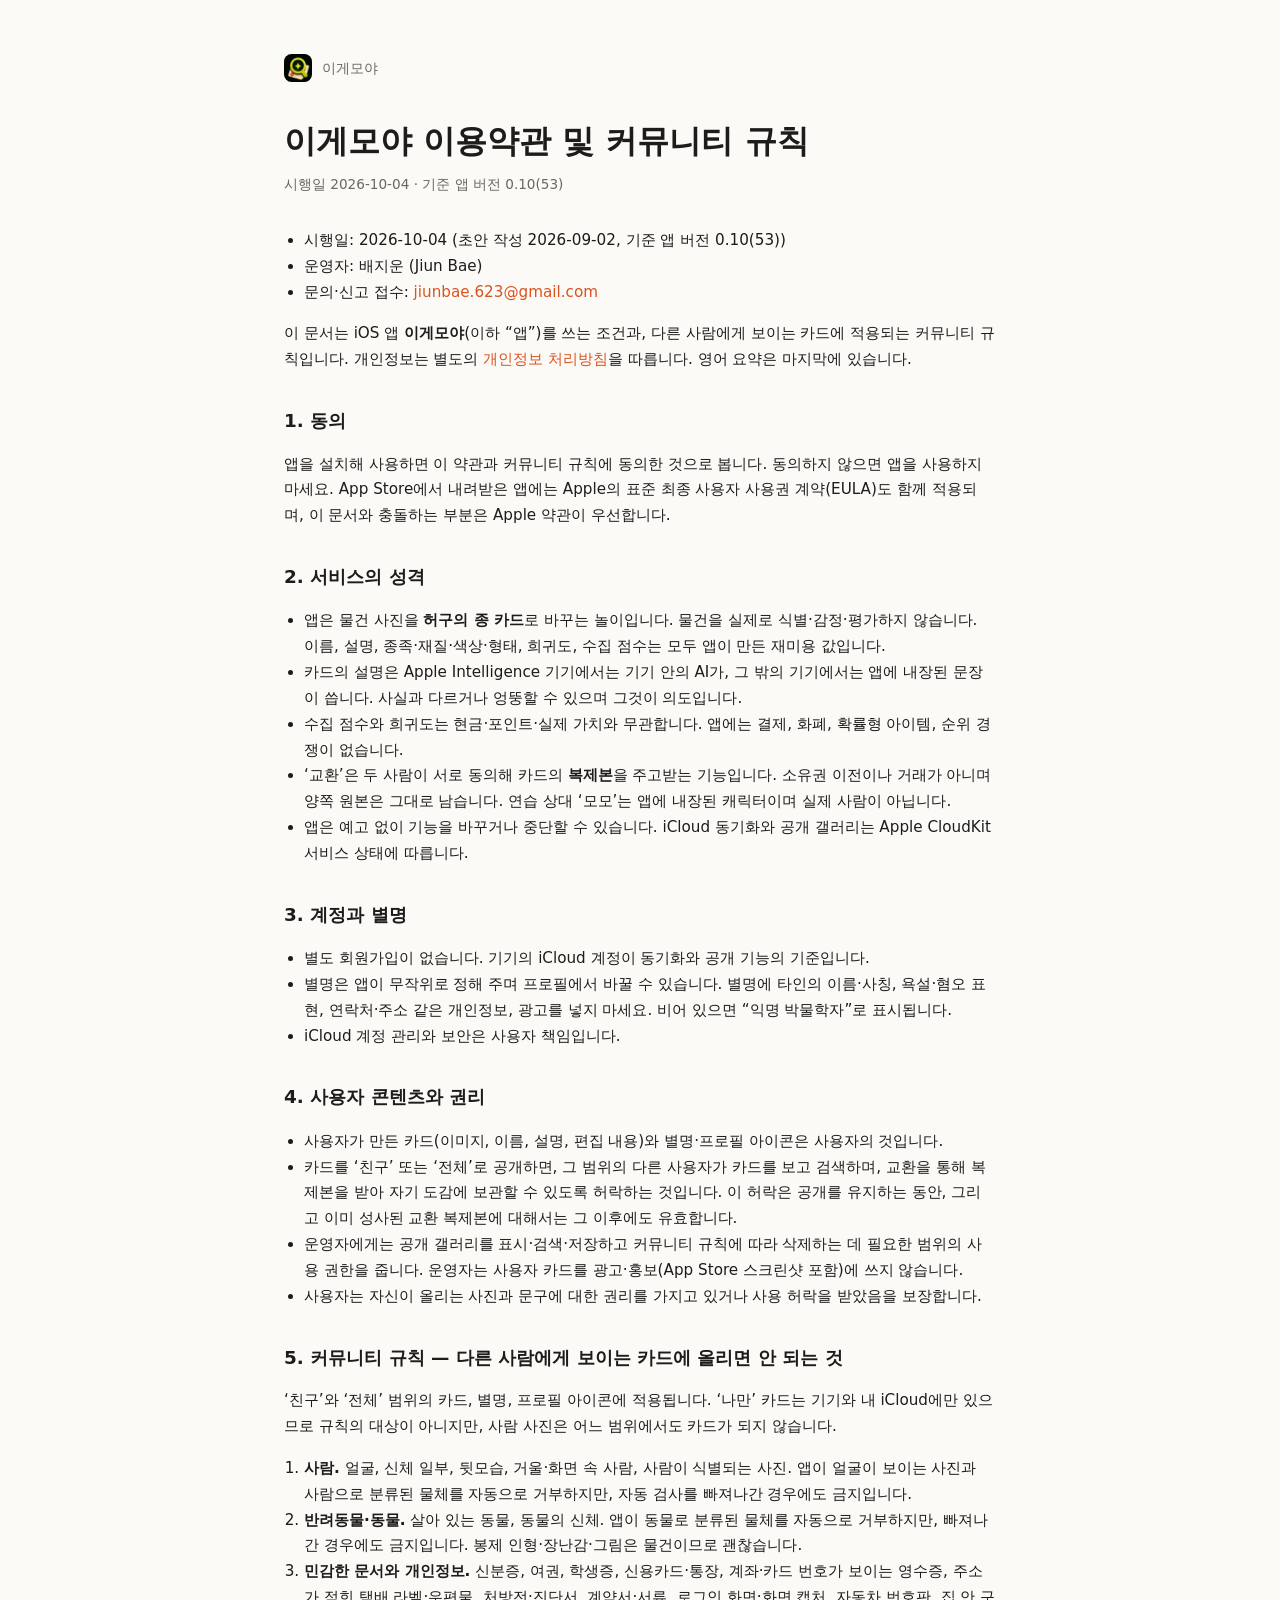
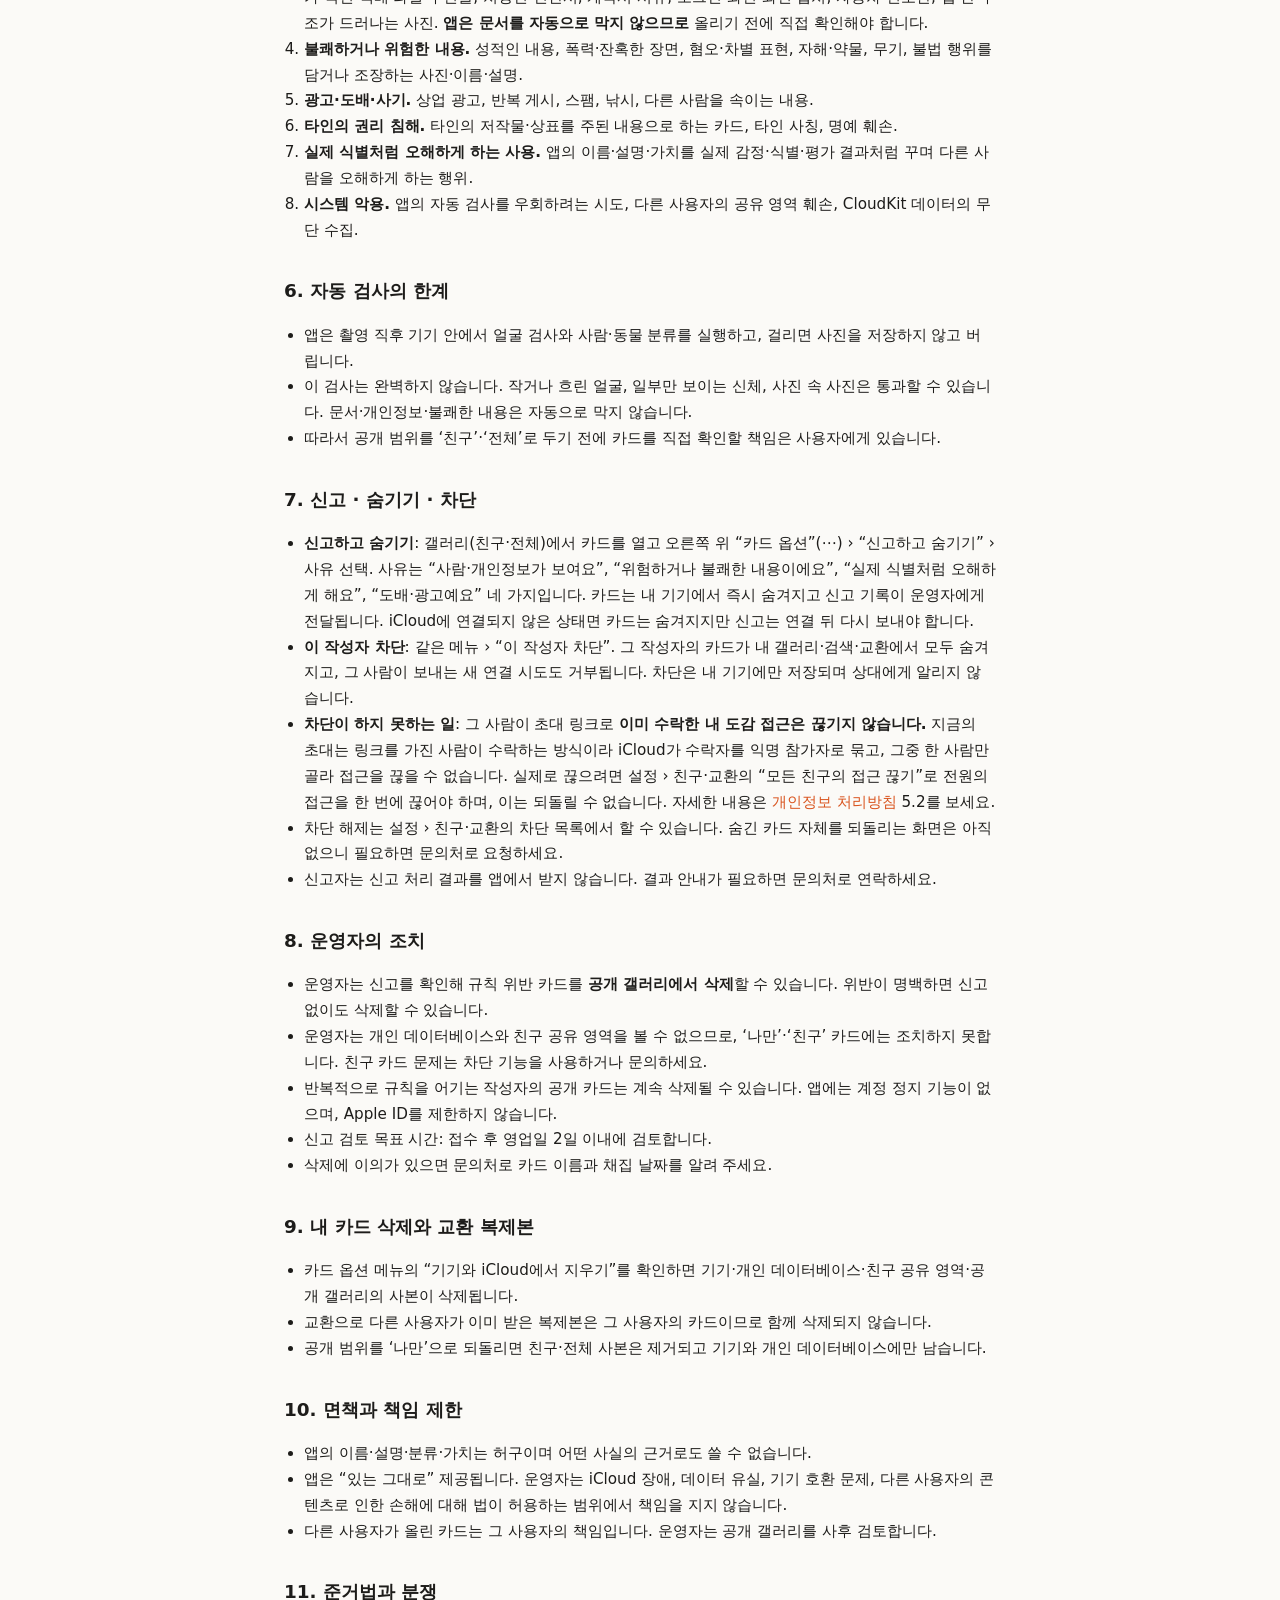
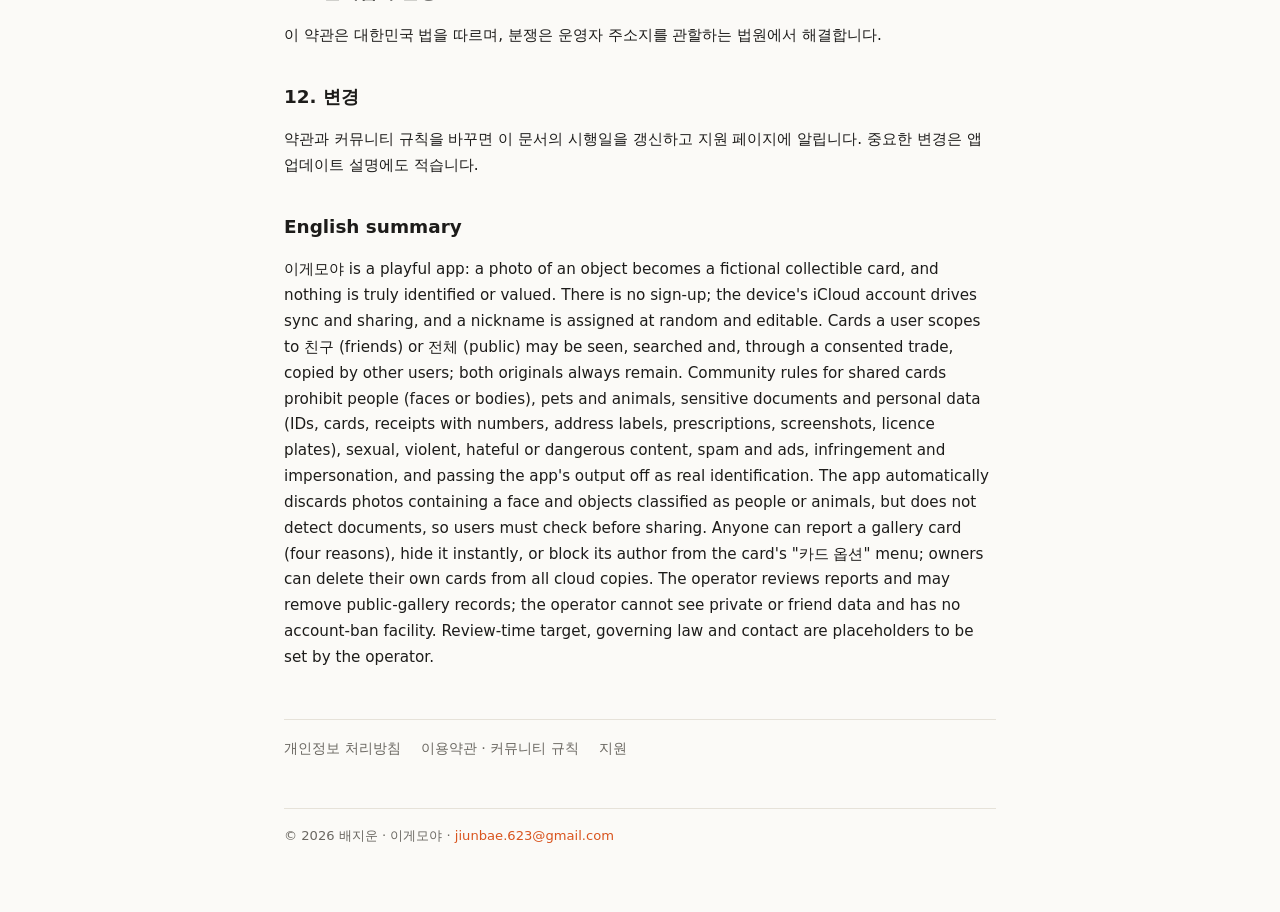
<file: terms/index.html>
<!doctype html>
<html lang="ko">
<head>
<meta charset="utf-8">
<meta name="viewport" content="width=device-width, initial-scale=1">
<title>이게모야 이용약관 및 커뮤니티 규칙</title>
<meta name="description" content="이게모야를 쓰는 조건과 다른 사람에게 보이는 카드에 적용되는 커뮤니티 규칙입니다.">
<link rel="canonical" href="https://igemoya.jiun.dev/terms/">
<link rel="icon" type="image/png" sizes="512x512" href="/icon.png">
<link rel="apple-touch-icon" href="/apple-touch-icon.png">
<meta property="og:title" content="이게모야 이용약관 및 커뮤니티 규칙">
<meta property="og:description" content="이게모야를 쓰는 조건과 다른 사람에게 보이는 카드에 적용되는 커뮤니티 규칙입니다.">
<meta property="og:image" content="https://igemoya.jiun.dev/icon.png">
<meta property="og:type" content="website">
<meta name="color-scheme" content="light dark">
<link rel="stylesheet" href="/style.css">
</head>
<body>
<div class="wrap">
<p class="top"><img src="/icon.png" alt=""><a href="/">이게모야</a></p>
<h1 class="title">이게모야 이용약관 및 커뮤니티 규칙</h1>
<p class="updated">시행일 2026-10-04 · 기준 앱 버전 0.10(53)</p>
<div class="content">
<ul>
<li>시행일: 2026-10-04 (초안 작성 2026-09-02, 기준 앱 버전 0.10(53))</li>
<li>운영자: 배지운 (Jiun Bae)</li>
<li>문의·신고 접수: <a href="mailto:jiunbae.623@gmail.com">jiunbae.623@gmail.com</a></li>
</ul>
<p>이 문서는 iOS 앱 <strong>이게모야</strong>(이하 “앱”)를 쓰는 조건과, 다른 사람에게 보이는 카드에 적용되는 커뮤니티 규칙입니다. 개인정보는 별도의 <a href="/privacy/">개인정보 처리방침</a>을 따릅니다. 영어 요약은 마지막에 있습니다.</p>
<h2 id="1-동의">1. 동의</h2>
<p>앱을 설치해 사용하면 이 약관과 커뮤니티 규칙에 동의한 것으로 봅니다. 동의하지 않으면 앱을 사용하지 마세요. App Store에서 내려받은 앱에는 Apple의 표준 최종 사용자 사용권 계약(EULA)도 함께 적용되며, 이 문서와 충돌하는 부분은 Apple 약관이 우선합니다.</p>
<h2 id="2-서비스의-성격">2. 서비스의 성격</h2>
<ul>
<li>앱은 물건 사진을 <strong>허구의 종 카드</strong>로 바꾸는 놀이입니다. 물건을 실제로 식별·감정·평가하지 않습니다. 이름, 설명, 종족·재질·색상·형태, 희귀도, 수집 점수는 모두 앱이 만든 재미용 값입니다.</li>
<li>카드의 설명은 Apple Intelligence 기기에서는 기기 안의 AI가, 그 밖의 기기에서는 앱에 내장된 문장이 씁니다. 사실과 다르거나 엉뚱할 수 있으며 그것이 의도입니다.</li>
<li>수집 점수와 희귀도는 현금·포인트·실제 가치와 무관합니다. 앱에는 결제, 화폐, 확률형 아이템, 순위 경쟁이 없습니다.</li>
<li>‘교환’은 두 사람이 서로 동의해 카드의 <strong>복제본</strong>을 주고받는 기능입니다. 소유권 이전이나 거래가 아니며 양쪽 원본은 그대로 남습니다. 연습 상대 ‘모모’는 앱에 내장된 캐릭터이며 실제 사람이 아닙니다.</li>
<li>앱은 예고 없이 기능을 바꾸거나 중단할 수 있습니다. iCloud 동기화와 공개 갤러리는 Apple CloudKit 서비스 상태에 따릅니다.</li>
</ul>
<h2 id="3-계정과-별명">3. 계정과 별명</h2>
<ul>
<li>별도 회원가입이 없습니다. 기기의 iCloud 계정이 동기화와 공개 기능의 기준입니다.</li>
<li>별명은 앱이 무작위로 정해 주며 프로필에서 바꿀 수 있습니다. 별명에 타인의 이름·사칭, 욕설·혐오 표현, 연락처·주소 같은 개인정보, 광고를 넣지 마세요. 비어 있으면 “익명 박물학자”로 표시됩니다.</li>
<li>iCloud 계정 관리와 보안은 사용자 책임입니다.</li>
</ul>
<h2 id="4-사용자-콘텐츠와-권리">4. 사용자 콘텐츠와 권리</h2>
<ul>
<li>사용자가 만든 카드(이미지, 이름, 설명, 편집 내용)와 별명·프로필 아이콘은 사용자의 것입니다.</li>
<li>카드를 ‘친구’ 또는 ‘전체’로 공개하면, 그 범위의 다른 사용자가 카드를 보고 검색하며, 교환을 통해 복제본을 받아 자기 도감에 보관할 수 있도록 허락하는 것입니다. 이 허락은 공개를 유지하는 동안, 그리고 이미 성사된 교환 복제본에 대해서는 그 이후에도 유효합니다.</li>
<li>운영자에게는 공개 갤러리를 표시·검색·저장하고 커뮤니티 규칙에 따라 삭제하는 데 필요한 범위의 사용 권한을 줍니다. 운영자는 사용자 카드를 광고·홍보(App Store 스크린샷 포함)에 쓰지 않습니다.</li>
<li>사용자는 자신이 올리는 사진과 문구에 대한 권리를 가지고 있거나 사용 허락을 받았음을 보장합니다.</li>
</ul>
<h2 id="5-커뮤니티-규칙--다른-사람에게-보이는-카드에-올리면-안-되는-것">5. 커뮤니티 규칙 — 다른 사람에게 보이는 카드에 올리면 안 되는 것</h2>
<p>‘친구’와 ‘전체’ 범위의 카드, 별명, 프로필 아이콘에 적용됩니다. ‘나만’ 카드는 기기와 내 iCloud에만 있으므로 규칙의 대상이 아니지만, 사람 사진은 어느 범위에서도 카드가 되지 않습니다.</p>
<ol type="1">
<li><strong>사람.</strong> 얼굴, 신체 일부, 뒷모습, 거울·화면 속 사람, 사람이 식별되는 사진. 앱이 얼굴이 보이는 사진과 사람으로 분류된 물체를 자동으로 거부하지만, 자동 검사를 빠져나간 경우에도 금지입니다.</li>
<li><strong>반려동물·동물.</strong> 살아 있는 동물, 동물의 신체. 앱이 동물로 분류된 물체를 자동으로 거부하지만, 빠져나간 경우에도 금지입니다. 봉제 인형·장난감·그림은 물건이므로 괜찮습니다.</li>
<li><strong>민감한 문서와 개인정보.</strong> 신분증, 여권, 학생증, 신용카드·통장, 계좌·카드 번호가 보이는 영수증, 주소가 적힌 택배 라벨·우편물, 처방전·진단서, 계약서·서류, 로그인 화면·화면 캡처, 자동차 번호판, 집 안 구조가 드러나는 사진. <strong>앱은 문서를 자동으로 막지 않으므로</strong> 올리기 전에 직접 확인해야 합니다.</li>
<li><strong>불쾌하거나 위험한 내용.</strong> 성적인 내용, 폭력·잔혹한 장면, 혐오·차별 표현, 자해·약물, 무기, 불법 행위를 담거나 조장하는 사진·이름·설명.</li>
<li><strong>광고·도배·사기.</strong> 상업 광고, 반복 게시, 스팸, 낚시, 다른 사람을 속이는 내용.</li>
<li><strong>타인의 권리 침해.</strong> 타인의 저작물·상표를 주된 내용으로 하는 카드, 타인 사칭, 명예 훼손.</li>
<li><strong>실제 식별처럼 오해하게 하는 사용.</strong> 앱의 이름·설명·가치를 실제 감정·식별·평가 결과처럼 꾸며 다른 사람을 오해하게 하는 행위.</li>
<li><strong>시스템 악용.</strong> 앱의 자동 검사를 우회하려는 시도, 다른 사용자의 공유 영역 훼손, CloudKit 데이터의 무단 수집.</li>
</ol>
<h2 id="6-자동-검사의-한계">6. 자동 검사의 한계</h2>
<ul>
<li>앱은 촬영 직후 기기 안에서 얼굴 검사와 사람·동물 분류를 실행하고, 걸리면 사진을 저장하지 않고 버립니다.</li>
<li>이 검사는 완벽하지 않습니다. 작거나 흐린 얼굴, 일부만 보이는 신체, 사진 속 사진은 통과할 수 있습니다. 문서·개인정보·불쾌한 내용은 자동으로 막지 않습니다.</li>
<li>따라서 공개 범위를 ‘친구’·‘전체’로 두기 전에 카드를 직접 확인할 책임은 사용자에게 있습니다.</li>
</ul>
<h2 id="7-신고--숨기기--차단">7. 신고 · 숨기기 · 차단</h2>
<ul>
<li><strong>신고하고 숨기기</strong>: 갤러리(친구·전체)에서 카드를 열고 오른쪽 위 “카드 옵션”(⋯) › “신고하고 숨기기” › 사유 선택. 사유는 “사람·개인정보가 보여요”, “위험하거나 불쾌한 내용이에요”, “실제 식별처럼 오해하게 해요”, “도배·광고예요” 네 가지입니다. 카드는 내 기기에서 즉시 숨겨지고 신고 기록이 운영자에게 전달됩니다. iCloud에 연결되지 않은 상태면 카드는 숨겨지지만 신고는 연결 뒤 다시 보내야 합니다.</li>
<li><strong>이 작성자 차단</strong>: 같은 메뉴 › “이 작성자 차단”. 그 작성자의 카드가 내 갤러리·검색·교환에서 모두 숨겨지고, 그 사람이 보내는 새 연결 시도도 거부됩니다. 차단은 내 기기에만 저장되며 상대에게 알리지 않습니다.</li>
<li><strong>차단이 하지 못하는 일</strong>: 그 사람이 초대 링크로 <strong>이미 수락한 내 도감 접근은 끊기지 않습니다.</strong> 지금의 초대는 링크를 가진 사람이 수락하는 방식이라 iCloud가 수락자를 익명 참가자로 묶고, 그중 한 사람만 골라 접근을 끊을 수 없습니다. 실제로 끊으려면 설정 › 친구·교환의 “모든 친구의 접근 끊기”로 전원의 접근을 한 번에 끊어야 하며, 이는 되돌릴 수 없습니다. 자세한 내용은 <a href="/privacy/">개인정보 처리방침</a> 5.2를 보세요.</li>
<li>차단 해제는 설정 › 친구·교환의 차단 목록에서 할 수 있습니다. 숨긴 카드 자체를 되돌리는 화면은 아직 없으니 필요하면 문의처로 요청하세요.</li>
<li>신고자는 신고 처리 결과를 앱에서 받지 않습니다. 결과 안내가 필요하면 문의처로 연락하세요.</li>
</ul>
<h2 id="8-운영자의-조치">8. 운영자의 조치</h2>
<ul>
<li>운영자는 신고를 확인해 규칙 위반 카드를 <strong>공개 갤러리에서 삭제</strong>할 수 있습니다. 위반이 명백하면 신고 없이도 삭제할 수 있습니다.</li>
<li>운영자는 개인 데이터베이스와 친구 공유 영역을 볼 수 없으므로, ‘나만’·‘친구’ 카드에는 조치하지 못합니다. 친구 카드 문제는 차단 기능을 사용하거나 문의하세요.</li>
<li>반복적으로 규칙을 어기는 작성자의 공개 카드는 계속 삭제될 수 있습니다. 앱에는 계정 정지 기능이 없으며, Apple ID를 제한하지 않습니다.</li>
<li>신고 검토 목표 시간: 접수 후 영업일 2일 이내에 검토합니다.</li>
<li>삭제에 이의가 있으면 문의처로 카드 이름과 채집 날짜를 알려 주세요.</li>
</ul>
<h2 id="9-내-카드-삭제와-교환-복제본">9. 내 카드 삭제와 교환 복제본</h2>
<ul>
<li>카드 옵션 메뉴의 “기기와 iCloud에서 지우기”를 확인하면 기기·개인 데이터베이스·친구 공유 영역·공개 갤러리의 사본이 삭제됩니다.</li>
<li>교환으로 다른 사용자가 이미 받은 복제본은 그 사용자의 카드이므로 함께 삭제되지 않습니다.</li>
<li>공개 범위를 ‘나만’으로 되돌리면 친구·전체 사본은 제거되고 기기와 개인 데이터베이스에만 남습니다.</li>
</ul>
<h2 id="10-면책과-책임-제한">10. 면책과 책임 제한</h2>
<ul>
<li>앱의 이름·설명·분류·가치는 허구이며 어떤 사실의 근거로도 쓸 수 없습니다.</li>
<li>앱은 “있는 그대로” 제공됩니다. 운영자는 iCloud 장애, 데이터 유실, 기기 호환 문제, 다른 사용자의 콘텐츠로 인한 손해에 대해 법이 허용하는 범위에서 책임을 지지 않습니다.</li>
<li>다른 사용자가 올린 카드는 그 사용자의 책임입니다. 운영자는 공개 갤러리를 사후 검토합니다.</li>
</ul>
<h2 id="11-준거법과-분쟁">11. 준거법과 분쟁</h2>
<p>이 약관은 대한민국 법을 따르며, 분쟁은 운영자 주소지를 관할하는 법원에서 해결합니다.</p>
<h2 id="12-변경">12. 변경</h2>
<p>약관과 커뮤니티 규칙을 바꾸면 이 문서의 시행일을 갱신하고 지원 페이지에 알립니다. 중요한 변경은 앱 업데이트 설명에도 적습니다.</p>
<h2 id="english-summary">English summary</h2>
<p>이게모야 is a playful app: a photo of an object becomes a fictional collectible card, and nothing is truly identified or valued. There is no sign-up; the device's iCloud account drives sync and sharing, and a nickname is assigned at random and editable. Cards a user scopes to 친구 (friends) or 전체 (public) may be seen, searched and, through a consented trade, copied by other users; both originals always remain. Community rules for shared cards prohibit people (faces or bodies), pets and animals, sensitive documents and personal data (IDs, cards, receipts with numbers, address labels, prescriptions, screenshots, licence plates), sexual, violent, hateful or dangerous content, spam and ads, infringement and impersonation, and passing the app's output off as real identification. The app automatically discards photos containing a face and objects classified as people or animals, but does not detect documents, so users must check before sharing. Anyone can report a gallery card (four reasons), hide it instantly, or block its author from the card's "카드 옵션" menu; owners can delete their own cards from all cloud copies. The operator reviews reports and may remove public-gallery records; the operator cannot see private or friend data and has no account-ban facility. Review-time target, governing law and contact are placeholders to be set by the operator.</p>
</div>
<nav class="related" aria-label="관련 문서"><a href="/privacy/">개인정보 처리방침</a><a href="/terms/">이용약관 · 커뮤니티 규칙</a><a href="/support/">지원</a></nav>
<footer class="site">© 2026 배지운 · 이게모야 · <a href="mailto:jiunbae.623@gmail.com">jiunbae.623@gmail.com</a></footer>
</div>
</body>
</html>
</file>
<file: style.css>
:root{--bg:#fbfaf7;--fg:#1d1c1a;--muted:#6b6862;--line:#e6e2d9;--accent:#d9541e;--card:#ffffff;--code:#f1eee7}
@media (prefers-color-scheme:dark){:root{--bg:#141311;--fg:#f1eee7;--muted:#a49f95;--line:#2a2824;--accent:#ff8a50;--card:#1c1b18;--code:#23211d}}
*{box-sizing:border-box}html{-webkit-text-size-adjust:100%}
body{margin:0;background:var(--bg);color:var(--fg);font-family:-apple-system,BlinkMacSystemFont,"Apple SD Gothic Neo","Pretendard","Noto Sans KR",system-ui,sans-serif;line-height:1.7;font-size:16px}
a{color:var(--accent);text-decoration:none}a:hover{text-decoration:underline}
.wrap{max-width:760px;margin:0 auto;padding:2.5rem 1.5rem 4rem}
.top{display:flex;align-items:center;gap:.6rem;font-size:.9rem;margin-bottom:2rem}.top img{width:28px;height:28px;border-radius:27%}.top a{color:var(--muted)}.top a:hover{color:var(--accent)}
.hero{display:flex;gap:1.75rem;align-items:flex-start;margin-bottom:3rem}.hero img{width:120px;height:120px;border-radius:27%;box-shadow:0 10px 30px rgba(0,0,0,.14);flex:0 0 auto}
.eyebrow{font-size:.8rem;letter-spacing:.04em;color:var(--muted);margin:0 0 .3rem}
h1.name{font-size:2.6rem;line-height:1.1;margin:0 0 .2rem;font-weight:800}
.tagline{font-size:1.15rem;font-weight:600;color:var(--accent);margin:0 0 .9rem}
.lede{color:var(--muted);margin:0 0 .9rem}
.status{display:inline-flex;align-items:center;gap:.5rem;font-size:.85rem;color:var(--muted);padding:.3rem .75rem;border-radius:999px;border:1px solid var(--line)}.status .dot{width:8px;height:8px;border-radius:50%;background:#f59e0b}
.features{display:grid;grid-template-columns:repeat(2,minmax(0,1fr));gap:1.25rem;margin-bottom:3rem}
.feature{padding:1.25rem 1.35rem;border-radius:1rem;border:1px solid var(--line);background:var(--card)}.feature h2{font-size:1.05rem;margin:0 0 .5rem}.feature p{margin:0;font-size:.93rem;color:var(--muted)}
.section-title{font-size:1.15rem;margin:0 0 .75rem}
.docs ul{list-style:none;padding:0;margin:0 0 3rem}.docs li{display:flex;flex-wrap:wrap;gap:.25rem .75rem;align-items:baseline;padding:.7rem 0;border-bottom:1px solid var(--line)}.docs li a{font-weight:600}.docs .note{font-size:.85rem;color:var(--muted)}
.contact{color:var(--muted);font-size:.92rem}.fine{font-size:.82rem;margin-top:.5rem}
h1.title{font-size:2rem;margin:0 0 .25rem;font-weight:700}.updated{font-size:.85rem;color:var(--muted);margin:0 0 2rem}
.content h2{font-size:1.15rem;margin:2rem 0 .75rem}.content h3{font-size:1rem;margin:1.25rem 0 .5rem}.content p,.content li{font-size:.95rem}.content ul,.content ol{padding-left:1.25rem}
.content code{font-size:.85em;padding:.1em .35em;border-radius:.3rem;background:var(--code)}
.content table{width:100%;border-collapse:collapse;margin:.75rem 0 1rem;display:block;overflow-x:auto}.content th,.content td{text-align:left;padding:.4rem .6rem;border-bottom:1px solid var(--line);vertical-align:top;font-size:.92rem}
.content blockquote{margin:.75rem 0;padding:.25rem 0 .25rem 1rem;border-left:3px solid var(--accent);color:var(--muted)}
.related{display:flex;flex-wrap:wrap;gap:.5rem 1.25rem;margin-top:3rem;padding-top:1rem;border-top:1px solid var(--line);font-size:.9rem}.related a{color:var(--muted)}.related a:hover{color:var(--accent)}
footer.site{margin-top:3rem;padding-top:1rem;border-top:1px solid var(--line);font-size:.82rem;color:var(--muted)}
@media (max-width:640px){.wrap{padding:1.5rem 1.25rem 3rem}.hero{flex-direction:column;gap:1rem}.hero img{width:88px;height:88px}h1.name{font-size:2.1rem}.features{grid-template-columns:1fr}h1.title{font-size:1.6rem}}
</file>
